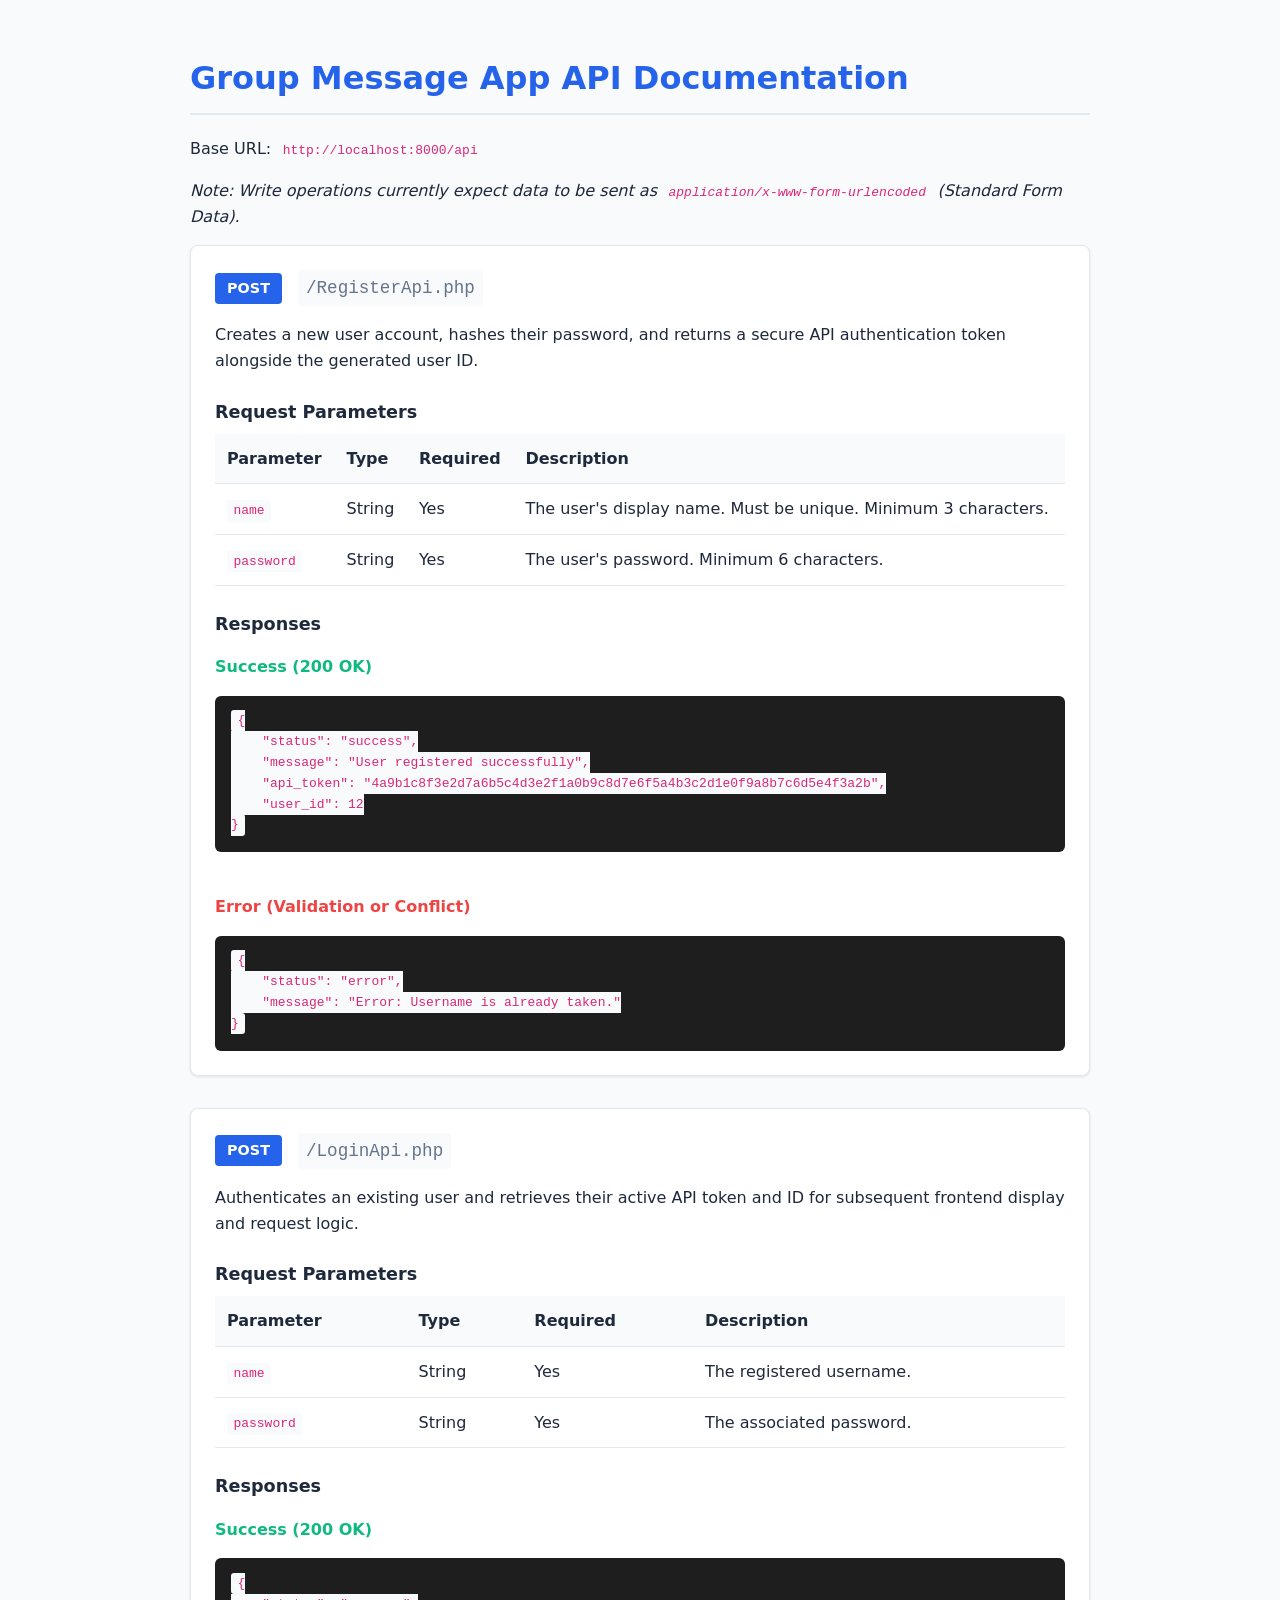
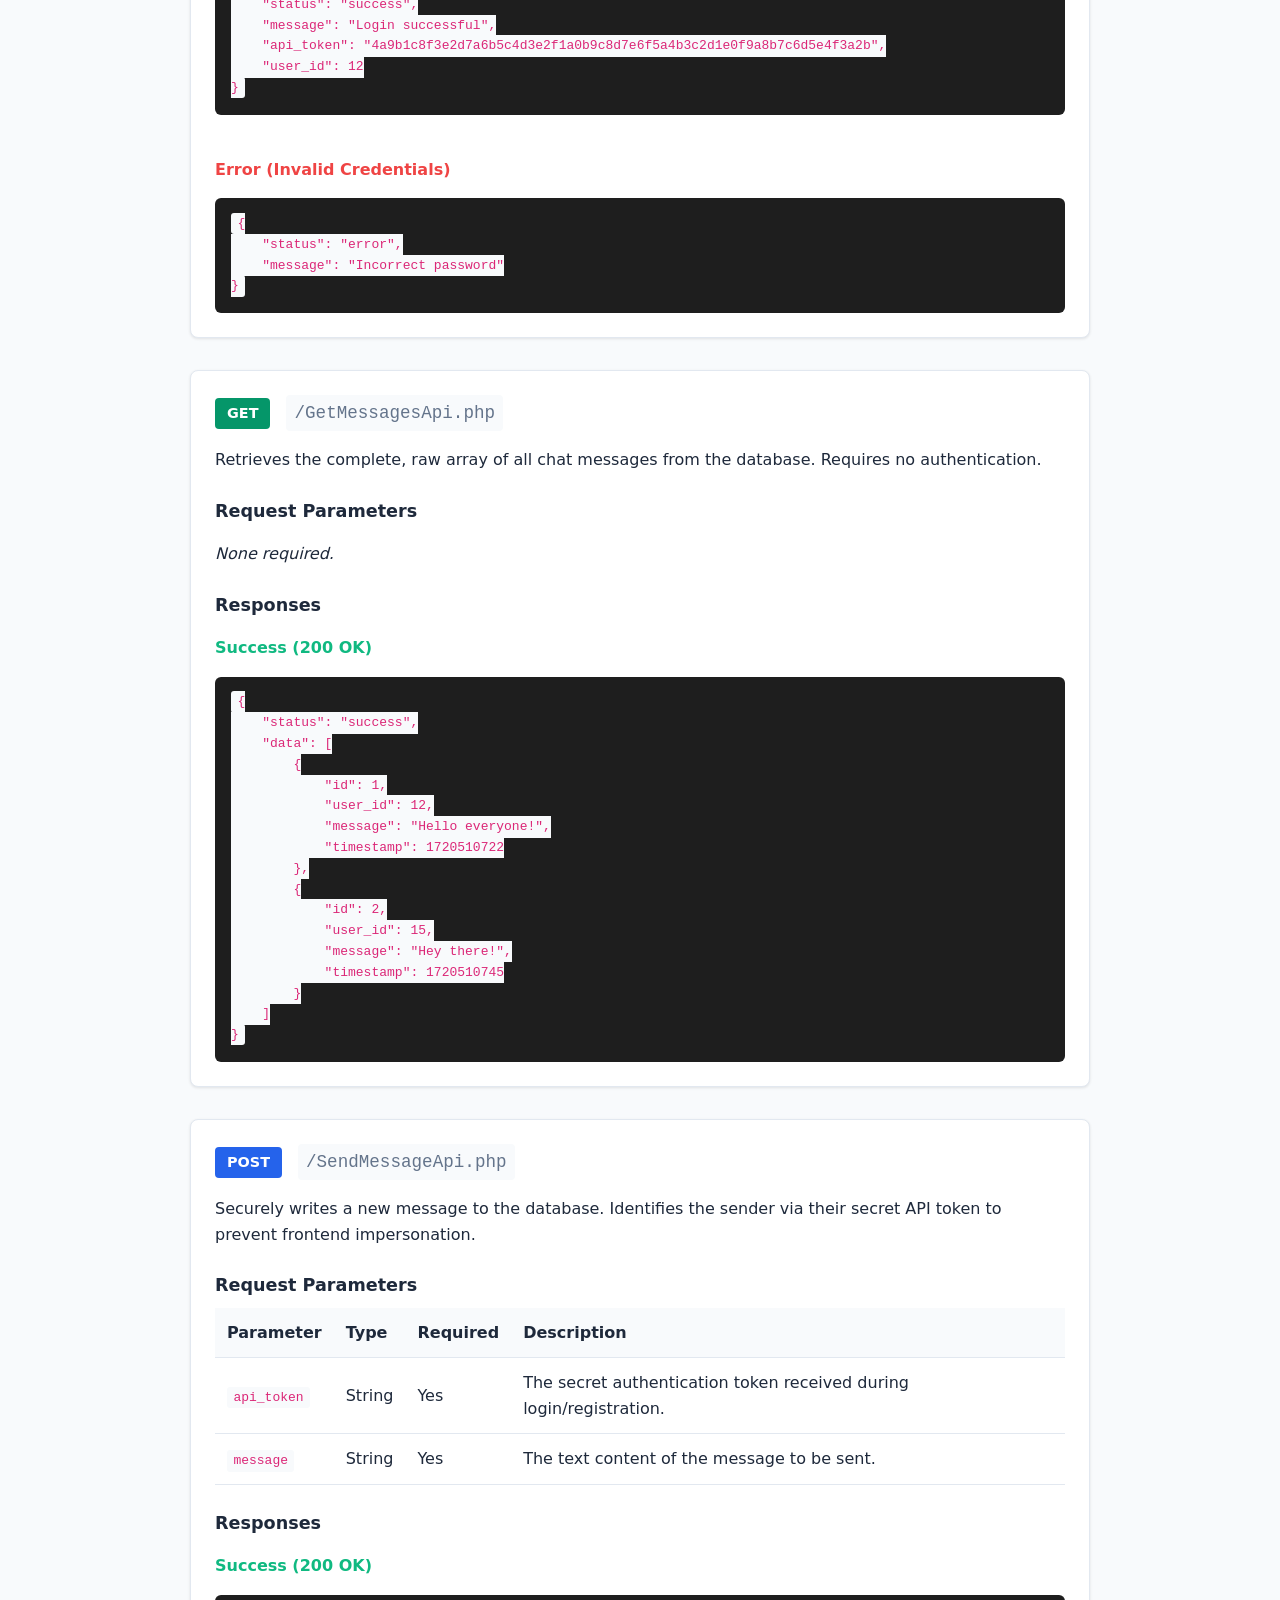
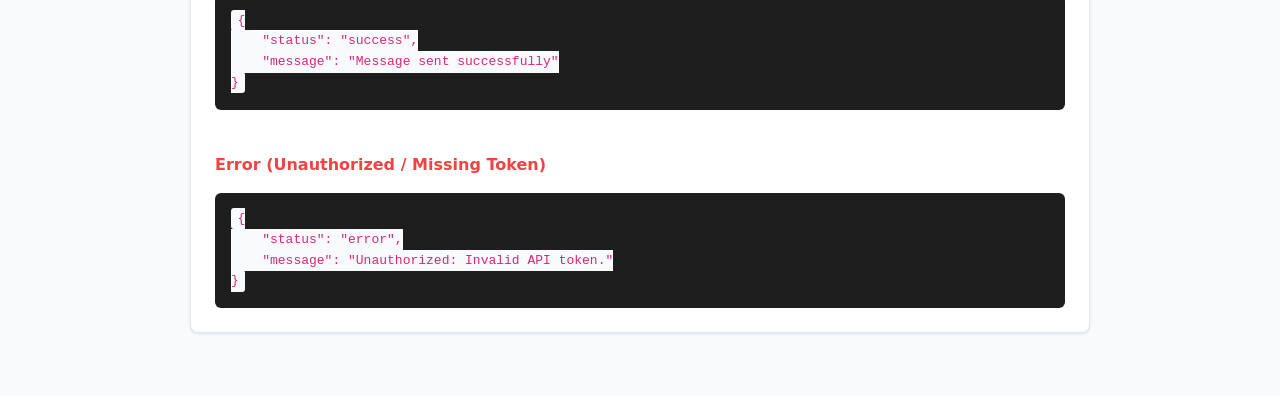
<file: backend/group_message_app/index.html>
<!doctype html>
<html lang="en">
  <head>
    <meta charset="UTF-8" />
    <meta name="viewport" content="width=device-width, initial-scale=1.0" />
    <title>Group Message App - API Documentation</title>
    <style>
      :root {
        --primary-color: #2563eb;
        --bg-color: #f8fafc;
        --card-bg: #ffffff;
        --text-main: #1e293b;
        --text-muted: #64748b;
        --border-color: #e2e8f0;
        --code-bg: #1e1e1e;
        --success: #10b981;
        --error: #ef4444;
      }

      body {
        font-family:
          system-ui,
          -apple-system,
          sans-serif;
        line-height: 1.6;
        color: var(--text-main);
        background-color: var(--bg-color);
        margin: 0;
        padding: 2rem;
      }

      .container {
        max-width: 900px;
        margin: 0 auto;
      }

      h1 {
        color: var(--primary-color);
        border-bottom: 2px solid var(--border-color);
        padding-bottom: 0.5rem;
      }

      .endpoint-card {
        background: var(--card-bg);
        border: 1px solid var(--border-color);
        border-radius: 8px;
        padding: 1.5rem;
        margin-bottom: 2rem;
        box-shadow: 0 1px 3px rgba(0, 0, 0, 0.1);
      }

      .endpoint-header {
        display: flex;
        align-items: center;
        gap: 1rem;
        margin-bottom: 1rem;
      }

      .method-badge {
        background-color: var(--primary-color);
        color: white;
        padding: 0.25rem 0.75rem;
        border-radius: 4px;
        font-weight: bold;
        font-size: 0.9rem;
      }

      .method-badge.get {
        background-color: #059669;
      }

      .url {
        font-family: monospace;
        font-size: 1.1rem;
        color: var(--text-muted);
        background: var(--bg-color);
        padding: 0.25rem 0.5rem;
        border-radius: 4px;
      }

      h3 {
        margin-top: 1.5rem;
        margin-bottom: 0.5rem;
        font-size: 1.1rem;
      }

      table {
        width: 100%;
        border-collapse: collapse;
        margin-bottom: 1rem;
      }

      th,
      td {
        text-align: left;
        padding: 0.75rem;
        border-bottom: 1px solid var(--border-color);
      }

      th {
        background-color: var(--bg-color);
        font-weight: 600;
      }

      code {
        font-family: monospace;
        background-color: var(--bg-color);
        padding: 0.2rem 0.4rem;
        border-radius: 3px;
        color: #db2777;
      }

      pre {
        background-color: var(--code-bg);
        color: #d4d4d4;
        padding: 1rem;
        border-radius: 6px;
        overflow-x: auto;
        margin: 0;
      }

      .status-success {
        color: var(--success);
        font-weight: bold;
      }
      .status-error {
        color: var(--error);
        font-weight: bold;
      }
    </style>
  </head>
  <body>
    <div class="container">
      <h1>Group Message App API Documentation</h1>
      <p>Base URL: <code>http://localhost:8000/api</code></p>
      <p>
        <em
          >Note: Write operations currently expect data to be sent as
          <code>application/x-www-form-urlencoded</code> (Standard Form
          Data).</em
        >
      </p>

      <div class="endpoint-card">
        <div class="endpoint-header">
          <span class="method-badge">POST</span>
          <span class="url">/RegisterApi.php</span>
        </div>
        <p>
          Creates a new user account, hashes their password, and returns a
          secure API authentication token alongside the generated user ID.
        </p>

        <h3>Request Parameters</h3>
        <table>
          <thead>
            <tr>
              <th>Parameter</th>
              <th>Type</th>
              <th>Required</th>
              <th>Description</th>
            </tr>
          </thead>
          <tbody>
            <tr>
              <td><code>name</code></td>
              <td>String</td>
              <td>Yes</td>
              <td>
                The user's display name. Must be unique. Minimum 3 characters.
              </td>
            </tr>
            <tr>
              <td><code>password</code></td>
              <td>String</td>
              <td>Yes</td>
              <td>The user's password. Minimum 6 characters.</td>
            </tr>
          </tbody>
        </table>

        <h3>Responses</h3>

        <p><span class="status-success">Success (200 OK)</span></p>
        <pre><code>{
    "status": "success",
    "message": "User registered successfully",
    "api_token": "4a9b1c8f3e2d7a6b5c4d3e2f1a0b9c8d7e6f5a4b3c2d1e0f9a8b7c6d5e4f3a2b",
    "user_id": 12
}</code></pre>

        <br />
        <p><span class="status-error">Error (Validation or Conflict)</span></p>
        <pre><code>{
    "status": "error",
    "message": "Error: Username is already taken."
}</code></pre>
      </div>

      <div class="endpoint-card">
        <div class="endpoint-header">
          <span class="method-badge">POST</span>
          <span class="url">/LoginApi.php</span>
        </div>
        <p>
          Authenticates an existing user and retrieves their active API token
          and ID for subsequent frontend display and request logic.
        </p>

        <h3>Request Parameters</h3>
        <table>
          <thead>
            <tr>
              <th>Parameter</th>
              <th>Type</th>
              <th>Required</th>
              <th>Description</th>
            </tr>
          </thead>
          <tbody>
            <tr>
              <td><code>name</code></td>
              <td>String</td>
              <td>Yes</td>
              <td>The registered username.</td>
            </tr>
            <tr>
              <td><code>password</code></td>
              <td>String</td>
              <td>Yes</td>
              <td>The associated password.</td>
            </tr>
          </tbody>
        </table>

        <h3>Responses</h3>

        <p><span class="status-success">Success (200 OK)</span></p>
        <pre><code>{
    "status": "success",
    "message": "Login successful",
    "api_token": "4a9b1c8f3e2d7a6b5c4d3e2f1a0b9c8d7e6f5a4b3c2d1e0f9a8b7c6d5e4f3a2b",
    "user_id": 12
}</code></pre>

        <br />
        <p><span class="status-error">Error (Invalid Credentials)</span></p>
        <pre><code>{
    "status": "error",
    "message": "Incorrect password"
}</code></pre>
      </div>

      <div class="endpoint-card">
        <div class="endpoint-header">
          <span class="method-badge get">GET</span>
          <span class="url">/GetMessagesApi.php</span>
        </div>
        <p>
          Retrieves the complete, raw array of all chat messages from the
          database. Requires no authentication.
        </p>

        <h3>Request Parameters</h3>
        <p><em>None required.</em></p>

        <h3>Responses</h3>

        <p><span class="status-success">Success (200 OK)</span></p>
        <pre><code>{
    "status": "success",
    "data": [
        {
            "id": 1,
            "user_id": 12,
            "message": "Hello everyone!",
            "timestamp": 1720510722
        },
        {
            "id": 2,
            "user_id": 15,
            "message": "Hey there!",
            "timestamp": 1720510745
        }
    ]
}</code></pre>
      </div>

      <div class="endpoint-card">
        <div class="endpoint-header">
          <span class="method-badge">POST</span>
          <span class="url">/SendMessageApi.php</span>
        </div>
        <p>
          Securely writes a new message to the database. Identifies the sender
          via their secret API token to prevent frontend impersonation.
        </p>

        <h3>Request Parameters</h3>
        <table>
          <thead>
            <tr>
              <th>Parameter</th>
              <th>Type</th>
              <th>Required</th>
              <th>Description</th>
            </tr>
          </thead>
          <tbody>
            <tr>
              <td><code>api_token</code></td>
              <td>String</td>
              <td>Yes</td>
              <td>
                The secret authentication token received during
                login/registration.
              </td>
            </tr>
            <tr>
              <td><code>message</code></td>
              <td>String</td>
              <td>Yes</td>
              <td>The text content of the message to be sent.</td>
            </tr>
          </tbody>
        </table>

        <h3>Responses</h3>

        <p><span class="status-success">Success (200 OK)</span></p>
        <pre><code>{
    "status": "success",
    "message": "Message sent successfully"
}</code></pre>

        <br />
        <p>
          <span class="status-error">Error (Unauthorized / Missing Token)</span>
        </p>
        <pre><code>{
    "status": "error",
    "message": "Unauthorized: Invalid API token."
}</code></pre>
      </div>
    </div>
  </body>
</html>
</file>
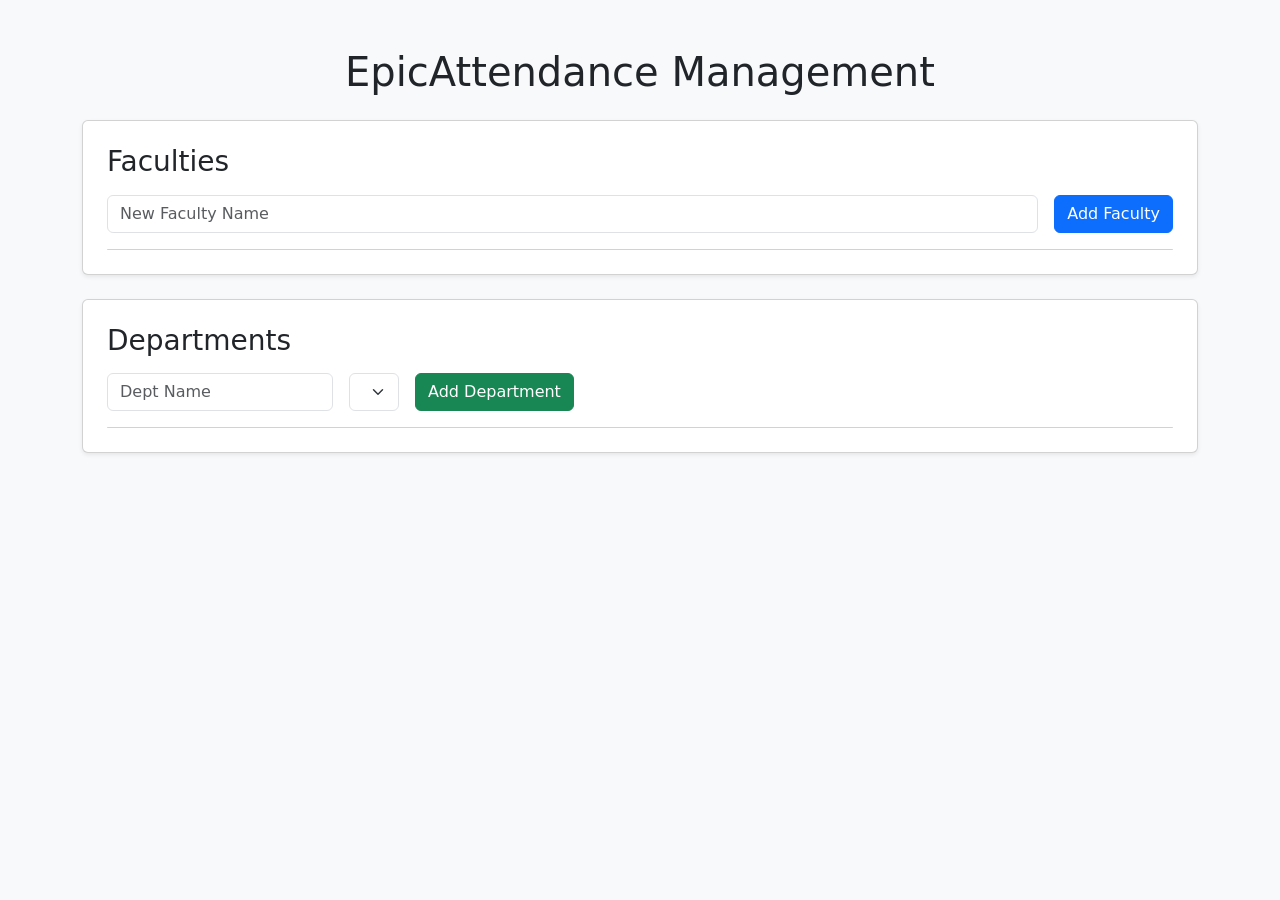
<file: frontend/harry/epic_attendance/index.html>
<!DOCTYPE html>
<html lang="en">

<head>
    <meta charset="UTF-8">
    <meta name="viewport" content="width=device-width, initial-scale=1.0">
    <title>EpicAttendance</title>
    <!-- Bootstrap 5 CSS -->
    <link href="https://cdn.jsdelivr.net/npm/bootstrap@5.3.0/dist/css/bootstrap.min.css" rel="stylesheet">
    <style>
        .loader {
            display: none;
            position: fixed;
            top: 20px;
            right: 20px;
            z-index: 9999;
        }
    </style>
</head>

<body class="bg-light">

    <!-- Loader -->
    <div id="loader" class="spinner-border text-primary loader" role="status">
        <span class="visually-hidden">Loading...</span>
    </div>

    <div class="container mt-5">
        <h1 class="mb-4 text-center">EpicAttendance Management</h1>

        <!-- Faculty Section -->
        <section class="card p-4 mb-4 shadow-sm">
            <h3 class="mb-3">Faculties</h3>
            <form id="facultyForm" class="row g-3 mb-3">
                <div class="col-auto flex-grow-1">
                    <input type="text" id="facultyName" class="form-control" placeholder="New Faculty Name" required>
                </div>
                <div class="col-auto">
                    <button type="submit" class="btn btn-primary">Add Faculty</button>
                </div>
            </form>
            <ul id="facultyList" class="list-group"></ul>
        </section>

        <!-- Department Section -->
        <section class="card p-4 shadow-sm">
            <h3 class="mb-3">Departments</h3>
            <form id="deptForm" class="row g-3 mb-3">
                <div class="col-auto">
                    <input type="text" id="deptName" class="form-control" placeholder="Dept Name" required>
                </div>
                <div class="col-auto">
                    <select id="facultySelect" class="form-select" required></select>
                </div>
                <div class="col-auto">
                    <button type="submit" class="btn btn-success">Add Department</button>
                </div>
            </form>
            <ul id="deptList" class="list-group"></ul>
        </section>
    </div>

    <!-- Edit Modal -->
    <div class="modal fade" id="editModal" tabindex="-1" aria-hidden="true">
        <div class="modal-dialog">
            <div class="modal-content">
                <div class="modal-header">
                    <h5 class="modal-title">Edit Item</h5>
                    <button type="button" class="btn-close" data-bs-dismiss="modal"></button>
                </div>
                <div class="modal-body">
                    <input type="hidden" id="editId">
                    <input type="hidden" id="editType">
                    <input type="hidden" id="editFacultyId">
                    <div class="mb-3">
                        <label class="form-label">Name</label>
                        <input type="text" id="editName" class="form-control">
                    </div>
                </div>
                <div class="modal-footer">
                    <button type="button" class="btn btn-secondary" data-bs-dismiss="modal">Close</button>
                    <button type="button" class="btn btn-primary" onclick="submitEdit()">Save Changes</button>
                </div>
            </div>
        </div>
    </div>

    <!-- Bootstrap Bundle JS -->
    <script src="https://cdn.jsdelivr.net/npm/bootstrap@5.3.0/dist/js/bootstrap.bundle.min.js"></script>

    <!-- Your App Logic -->
    <script src="app.js"></script>
</body>

</html>
</file>
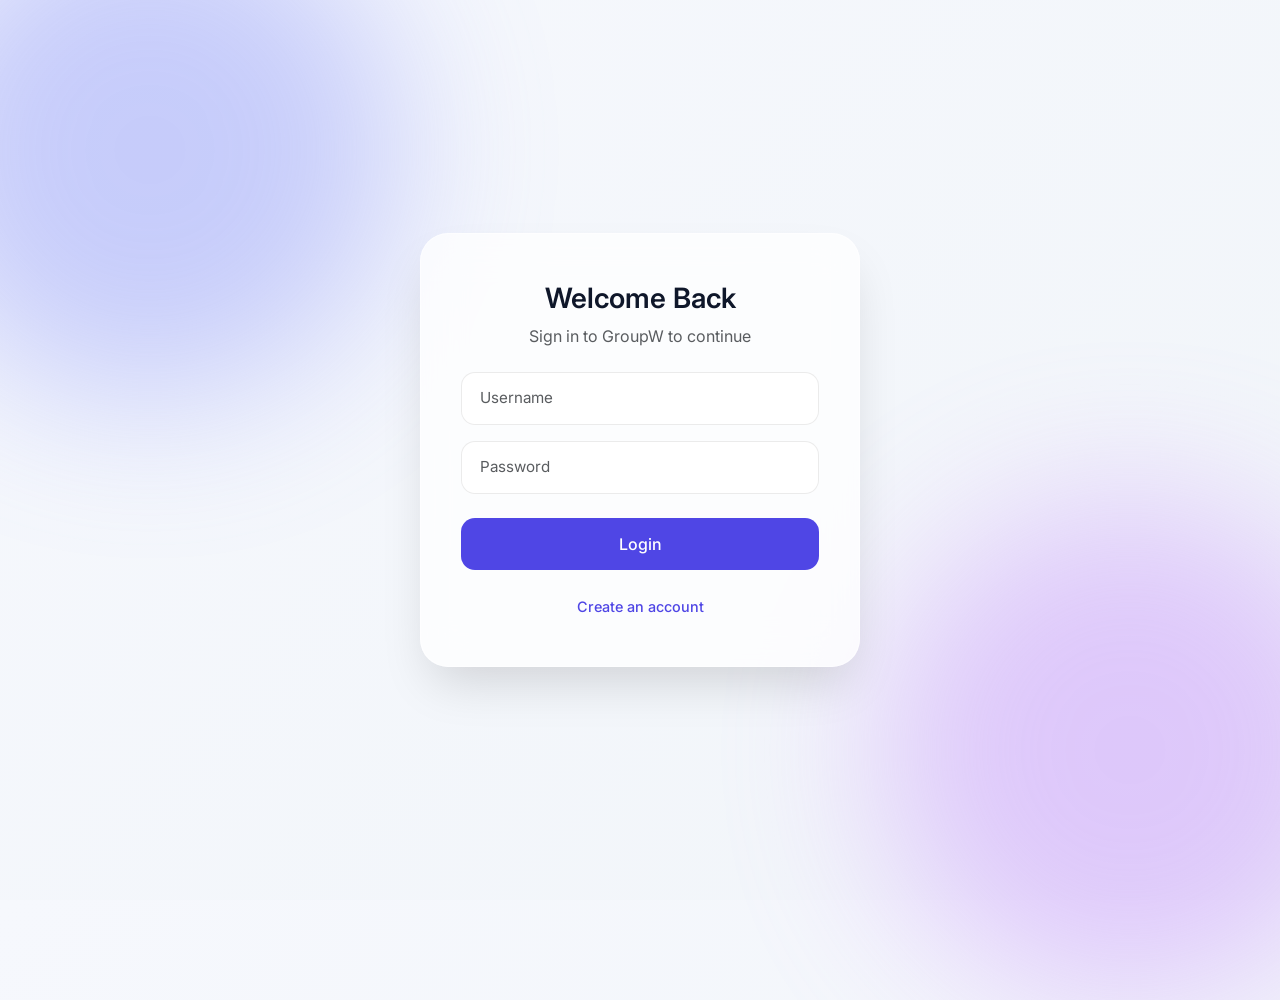
<file: frontend/harry/group_message_app/index.html>
<!doctype html>
<html lang="en">
  <head>
    <meta charset="UTF-8" />
    <meta name="viewport" content="width=device-width, initial-scale=1.0" />
    <title>GroupW Messenger Premium</title>
    <link href="./bootstrap/bootstrap.min.css" rel="stylesheet" />
    <link href="https://fonts.googleapis.com/css2?family=Inter:wght@400;500;600&display=swap" rel="stylesheet" />

    <style>
      :root {
        --primary: #4f46e5;
        --primary-hover: #4338ca;
        --bg-gradient: linear-gradient(135deg, #f6f8fd 0%, #f1f5f9 100%);
        --glass-bg: rgba(255, 255, 255, 0.75);
        --glass-border: rgba(255, 255, 255, 0.5);
        --text-main: #0f172a;
        --text-muted: #64748b;
        --bubble-them: #ffffff;
      }

      body {
        background: var(--bg-gradient);
        font-family: "Inter", sans-serif;
        height: 100vh;
        display: flex;
        align-items: center;
        justify-content: center;
        margin: 0;
        overflow: hidden;
      }

      body::before, body::after {
        content: "";
        position: absolute;
        width: 500px;
        height: 500px;
        border-radius: 50%;
        z-index: -1;
        filter: blur(80px);
        opacity: 0.4;
      }
      body::before { background: #818cf8; top: -100px; left: -100px; }
      body::after { background: #c084fc; bottom: -100px; right: -100px; }

      .card {
        border: 1px solid var(--glass-border);
        border-radius: 28px;
        box-shadow: 0 25px 50px -12px rgba(0, 0, 0, 0.15);
        width: 100%;
        max-width: 440px;
        background: var(--glass-bg);
        backdrop-filter: blur(20px);
        -webkit-backdrop-filter: blur(20px);
      }

      .d-none { display: none !important; }

      /* Auth View */
      #auth-view { padding: 3rem 2.5rem; }
      #auth-title { font-weight: 600; color: var(--text-main); margin-bottom: 0.5rem; font-size: 1.75rem; }

      .form-control {
        border-radius: 14px;
        padding: 14px 18px;
        border: 1px solid rgba(0, 0, 0, 0.08);
        background: rgba(255, 255, 255, 0.9);
        font-size: 0.95rem;
        transition: all 0.3s;
      }

      .form-control:focus {
        box-shadow: 0 0 0 4px rgba(79, 70, 229, 0.15);
        border-color: var(--primary);
        background: #ffffff;
      }

      .btn-primary {
        background-color: var(--primary);
        border: none;
        border-radius: 14px;
        padding: 14px;
        font-weight: 500;
        transition: all 0.2s ease;
      }
      .btn-primary:hover { background-color: var(--primary-hover); transform: translateY(-1px); }

      /* Chat View */
      #chat-view {
        max-width: 700px;
        height: 90vh;
        display: flex;
        flex-direction: column;
        padding: 0;
        overflow: hidden;
      }

      .chat-header {
        padding: 20px 30px;
        border-bottom: 1px solid rgba(0, 0, 0, 0.05);
        display: flex;
        justify-content: space-between;
        align-items: center;
        background: rgba(255, 255, 255, 0.4);
      }

      .chat-header h5 { margin: 0; font-weight: 600; font-size: 1.2rem; letter-spacing: -0.5px; }

      .btn-logout {
        color: #ef4444;
        background: rgba(239, 68, 68, 0.1);
        border: none;
        border-radius: 10px;
        padding: 8px 16px;
        font-size: 0.85rem;
        font-weight: 600;
        transition: all 0.2s;
      }
      .btn-logout:hover { background: #ef4444; color: white; }

      /* Message Area */
      #message-container {
        flex: 1;
        overflow-y: auto;
        padding: 30px;
        display: flex;
        flex-direction: column;
        gap: 16px;
      }
      #message-container::-webkit-scrollbar { width: 6px; }
      #message-container::-webkit-scrollbar-thumb { background: rgba(0, 0, 0, 0.15); border-radius: 10px; }

      @keyframes slideUpFade {
        from { opacity: 0; transform: translateY(15px); }
        to { opacity: 1; transform: translateY(0); }
      }
      .slide-in { animation: slideUpFade 0.4s cubic-bezier(0.16, 1, 0.3, 1) forwards; }

      .msg-wrapper { display: flex; flex-direction: column; max-width: 75%; }
      .msg-wrapper.them { align-self: flex-start; }
      .msg-wrapper.me { align-self: flex-end; align-items: flex-end; }

      .msg-metadata { font-size: 0.75rem; color: var(--text-muted); margin-bottom: 6px; padding: 0 6px; font-weight: 500; }

      .msg-bubble {
        padding: 14px 18px;
        font-size: 0.95rem;
        line-height: 1.5;
        box-shadow: 0 4px 15px rgba(0, 0, 0, 0.03);
        border: 1px solid rgba(255, 255, 255, 0.4);
        word-wrap: break-word;
        overflow-wrap: break-word;
      }
      .them .msg-bubble { background: var(--bubble-them); color: var(--text-main); border-radius: 20px 20px 20px 4px; }
      .me .msg-bubble { background: var(--primary); color: white; border-radius: 20px 20px 4px 20px; border: none; box-shadow: 0 4px 15px rgba(79, 70, 229, 0.25); }
      
      .temp-msg .msg-bubble { opacity: 0.7; }

      /* Actions UI */
      .msg-actions {
        display: flex;
        gap: 8px;
        margin-top: 4px;
        font-size: 0.75rem;
        opacity: 0;
        transition: opacity 0.2s;
        justify-content: flex-end;
      }
      .msg-wrapper:hover .msg-actions { opacity: 1; }

      .edit-btn {
        background: transparent !important;
        border: none !important;
        color: var(--primary) !important;
        cursor: pointer;
        padding: 0 5px;
        font-weight: 600;
        font-size: 0.8rem;
        outline: none !important;
        box-shadow: none !important;
      }
      .edit-btn:hover { text-decoration: underline; color: var(--primary-hover) !important; }

      /* --- Reactions UI --- */
      .reaction-bar {
        display: flex;
        flex-wrap: wrap;
        gap: 4px;
        margin-top: -8px;
        margin-bottom: 8px;
        z-index: 2;
      }
      .reaction-bar.me { justify-content: flex-end; }
      .reaction-bar.them { justify-content: flex-start; }

      .reaction-badge {
        background: rgba(255, 255, 255, 0.9);
        border: 1px solid var(--glass-border);
        border-radius: 12px;
        padding: 2px 8px;
        font-size: 0.75rem;
        cursor: pointer;
        box-shadow: 0 2px 5px rgba(0,0,0,0.05);
        transition: transform 0.1s;
      }
      .reaction-badge:active { transform: scale(0.9); }
      .reaction-badge.active-reaction {
        background: #e0e7ff;
        border-color: var(--primary);
        color: var(--primary);
      }

      /* Reaction Popup Menu */
      #emoji-picker {
        position: absolute;
        background: white;
        border-radius: 20px;
        padding: 8px 12px;
        box-shadow: 0 10px 25px rgba(0,0,0,0.15);
        display: flex;
        gap: 8px;
        z-index: 1000;
        border: 1px solid rgba(0,0,0,0.05);
      }
      .emoji-option {
        font-size: 1.25rem;
        cursor: pointer;
        transition: transform 0.2s;
      }
      .emoji-option:hover { transform: scale(1.3); }

      /* Input Area */
      .chat-footer { padding: 20px 30px; background: transparent; padding-bottom: 30px; }
      #chat-form {
        display: flex;
        gap: 12px;
        background: white;
        padding: 8px;
        border-radius: 20px;
        box-shadow: 0 10px 25px rgba(0, 0, 0, 0.05);
        border: 1px solid rgba(0, 0, 0, 0.05);
      }
      #message-input { border: none; background: transparent; padding: 10px 16px; font-size: 0.95rem; }
      #message-input:focus { box-shadow: none; background: transparent; }
      #send-btn { border-radius: 14px; padding: 10px 24px; font-weight: 600; }

      /* --- Custom Edit Modal --- */
      #custom-edit-modal {
        position: fixed;
        top: 0;
        left: 0;
        width: 100vw;
        height: 100vh;
        z-index: 1000;
        display: flex;
        align-items: center;
        justify-content: center;
      }
      .modal-overlay {
        position: absolute;
        top: 0;
        left: 0;
        width: 100%;
        height: 100%;
        background: rgba(0, 0, 0, 0.4);
        backdrop-filter: blur(5px);
        -webkit-backdrop-filter: blur(5px);
      }
      .modal-box {
        position: relative;
        z-index: 1001;
        padding: 25px;
        width: 90%;
        max-width: 420px;
        animation: slideUpFade 0.3s cubic-bezier(0.16, 1, 0.3, 1);
      }
    </style>
  </head>
  <body>
    <!-- AUTH VIEW -->
    <div id="auth-view" class="card">
      <h3 id="auth-title" class="text-center">Welcome Back</h3>
      <p id="auth-subtitle" class="text-center text-muted mb-4">Sign in to GroupW to continue</p>
      
      <form id="auth-form">
        <!-- Username Field -->
        <div class="mb-3">
          <input type="text" id="username" class="form-control" placeholder="Username" required autocomplete="off" />
        </div>
        
        <!-- Email Field (Hidden by default) -->
        <div class="mb-3 d-none" id="email-group">
          <input type="email" id="email" class="form-control" placeholder="Email Address" autocomplete="off" />
        </div>
        
        <!-- Password Field -->
        <div class="mb-4">
          <input type="password" id="password" class="form-control" placeholder="Password" required />
        </div>
        
        <div id="auth-error" class="alert alert-danger d-none p-2 text-center" style="font-size: 0.85rem; border-radius: 10px"></div>
        
        <!-- Submit Button -->
        <button type="submit" id="auth-btn" class="btn btn-primary w-100 d-flex justify-content-center align-items-center gap-2">
          <span id="auth-btn-text">Login</span>
          <span id="auth-spinner" class="spinner-border spinner-border-sm d-none" role="status" aria-hidden="true"></span>
        </button>
      </form>
      
      <p class="text-center mt-4 mb-0">
        <a href="#" id="toggle-auth" class="text-decoration-none" style="color: var(--primary); font-weight: 500; font-size: 0.9rem">Create an account</a>
      </p>
    </div>

    <!-- CHAT VIEW -->
    <div id="chat-view" class="card d-none">
      <div class="chat-header">
        <div>
          <h5>GroupW Global</h5>
          <small class="text-muted" style="font-size: 0.8rem; font-weight: 500">Public room</small>
        </div>
        <button id="logout-btn" class="btn-logout d-flex align-items-center gap-2">
          <span>Logout</span>
          <span id="logout-spinner" class="spinner-border spinner-border-sm d-none" role="status" aria-hidden="true"></span>
        </button>
      </div>

      <div id="message-container">
        <div id="fetch-loader" class="d-none w-100 h-100 d-flex justify-content-center align-items-center text-primary">
          <div class="spinner-border" role="status"><span class="visually-hidden">Loading...</span></div>
        </div>
      </div>

      <div class="chat-footer">
        <form id="chat-form">
          <input type="text" id="message-input" class="form-control flex-grow-1" placeholder="Type your message..." required autocomplete="off" />
          <button type="submit" id="send-btn" class="btn btn-primary d-flex align-items-center gap-2">
            <span id="send-btn-text">Send</span>
            <span id="send-spinner" class="spinner-border spinner-border-sm d-none" role="status" aria-hidden="true"></span>
          </button>
        </form>
      </div>
    </div>

    <!-- EDIT MESSAGE DIALOG -->
    <div id="custom-edit-modal" class="d-none">
      <div class="modal-overlay" id="close-modal-overlay"></div>
      <div class="modal-box card">
        <h5 style="margin-bottom: 15px; font-weight: 600; color: var(--text-main);">Edit Message</h5>
        <input type="hidden" id="edit-msg-id" />
        <textarea id="edit-msg-input" class="form-control" rows="3" style="resize: none; margin-bottom: 15px; color: #000; background: #fff; border: 1px solid #ddd;"></textarea>
        <div style="display: flex; justify-content: flex-end; gap: 10px;">
          <button class="btn" id="close-modal-btn" style="background: #e2e8f0; color: #475569; font-weight: 500; border-radius: 12px; padding: 10px 20px;">Cancel</button>
          <button class="btn btn-primary" id="save-modal-btn" style="border-radius: 12px; padding: 10px 20px;">Save Changes</button>
        </div>
      </div>
    </div>

    <!-- EMOJI PICKER -->
    <div id="emoji-picker" class="d-none">
      <span class="emoji-option">👍</span>
      <span class="emoji-option">❤️</span>
      <span class="emoji-option">😂</span>
      <span class="emoji-option">😮</span>
      <span class="emoji-option">😢</span>
      <span class="emoji-option">🔥</span>
    </div>

    <script src="script.js"></script>
  </body>
</html>
</file>
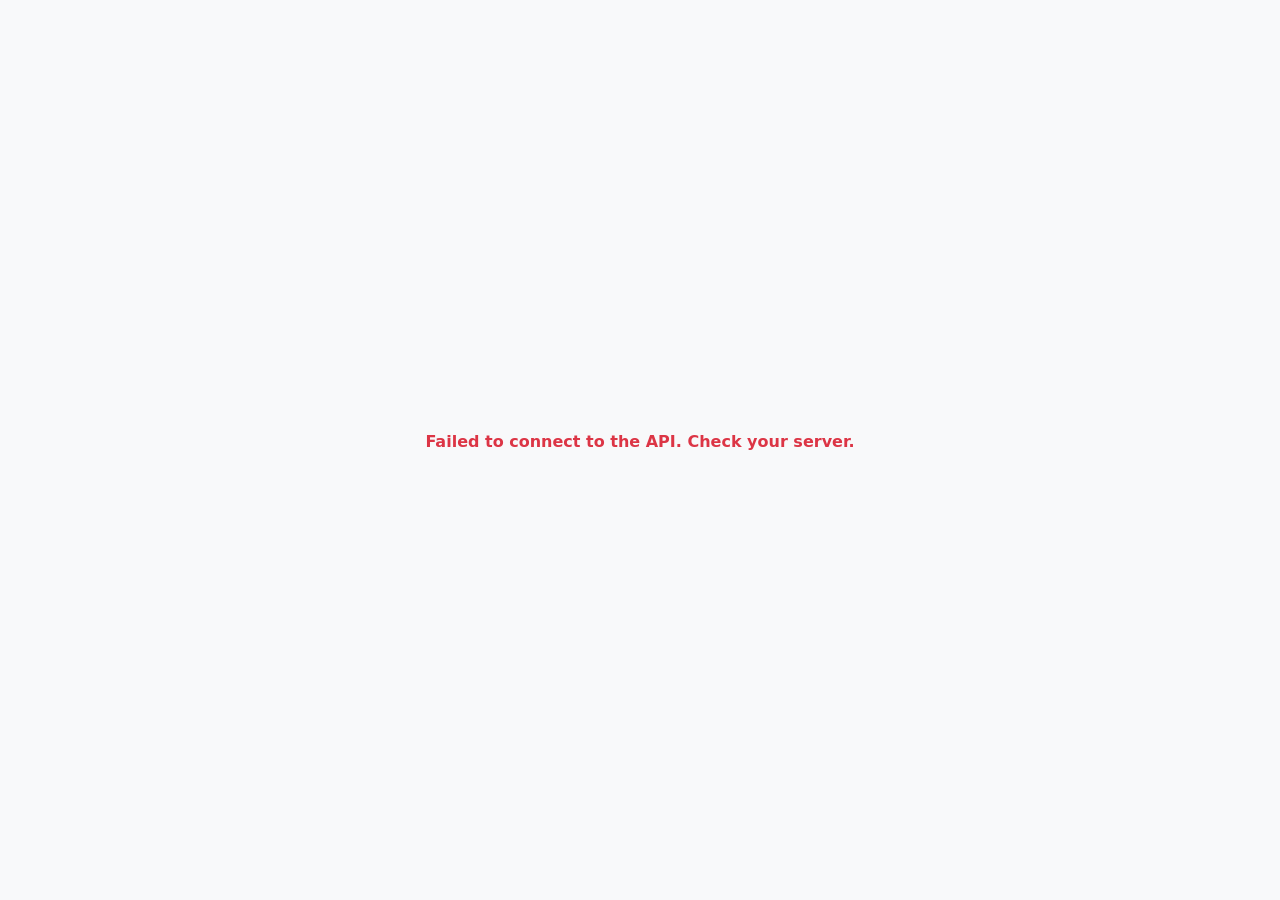
<file: frontend/harry/epic_attendance/department.html>
<!DOCTYPE html>
<html lang="en">

<head>
    <meta charset="UTF-8">
    <meta name="viewport" content="width=device-width, initial-scale=1.0">
    <title>Manage Departments</title>

    <!-- IMMEDIATE AUTHENTICATION CHECK -->
    <script>
      if (!localStorage.getItem("user_token")) {
        window.location.replace("login.html");
      }
    </script>

    <!-- Standard Bootstrap 5 CSS -->
    <link href="../group_message_app/bootstrap/bootstrap.min.css" rel="stylesheet">
    <style>
        body {
            background-color: #f8f9fa;
            font-family: system-ui, -apple-system, "Segoe UI", Roboto, "Helvetica Neue", Arial, sans-serif;
        }

        .sidebar {
            min-height: 100vh;
            background-color: #212529;
        }

        .sidebar a {
            color: #adb5bd;
            text-decoration: none;
            padding: 10px 15px;
            display: block;
            border-radius: 4px;
            margin-bottom: 5px;
        }

        .sidebar a:hover,
        .sidebar a.active {
            background-color: #343a40;
            color: #ffffff;
        }

        .card {
            border: none;
            box-shadow: 0 2px 15px rgba(0, 0, 0, 0.05);
            border-radius: 8px;
        }
    </style>
</head>

<body>
    <div class="d-flex">
        <!-- Sidebar Navigation -->
        <div class="sidebar p-3" style="width: 250px;">
            <h5 class="text-white mb-4 fw-bold">Admin Portal</h5>
            <a href="faculty.html">Faculties</a>
            <a href="department.html" class="active">Departments</a>
            <a href="users.html">Users</a>
            <hr class="text-secondary">
            <a href="#" onclick="logout()" class="text-danger">Logout</a>
        </div>

        <!-- Main Content Area -->
        <div class="flex-grow-1 p-4 p-md-5">
            <div class="d-flex justify-content-between align-items-center mb-4">
                <h3 class="fw-bold text-dark m-0">Departments</h3>
                <button class="btn btn-primary shadow-sm" onclick="openModal('', '', '')">+ Add Department</button>
            </div>

            <div id="alertBox"></div>

            <!-- Data Table -->
            <div class="card p-4">
                <div class="table-responsive">
                    <table class="table table-hover align-middle">
                        <thead class="table-light">
                            <tr>
                                <th>ID</th>
                                <th>Department Name</th>
                                <th>Faculty ID</th>
                                <th class="text-end">Actions</th>
                            </tr>
                        </thead>
                        <tbody id="tableBody">
                            <tr>
                                <td colspan="4" class="text-center text-muted py-4">Loading data...</td>
                            </tr>
                        </tbody>
                    </table>
                </div>
            </div>
        </div>
    </div>

    <!-- Add/Edit Department Modal -->
    <div class="modal fade" id="dataModal" tabindex="-1">
        <div class="modal-dialog modal-dialog-centered">
            <div class="modal-content border-0 shadow">
                <div class="modal-header border-bottom-0">
                    <h5 class="modal-title fw-bold" id="modalTitle">Add Department</h5>
                    <button type="button" class="btn-close" data-bs-dismiss="modal"></button>
                </div>
                <div class="modal-body">
                    <form id="dataForm">
                        <input type="hidden" id="department_id">

                        <div class="mb-3">
                            <label class="form-label fw-semibold">Select Faculty</label>
                            <select id="faculty_id" class="form-select bg-light" required>
                                <option value="">Loading faculties...</option>
                            </select>
                        </div>

                        <div class="mb-4">
                            <label class="form-label fw-semibold">Department Name</label>
                            <input type="text" id="name" class="form-control bg-light" required
                                placeholder="e.g. Software Engineering">
                        </div>

                        <button type="submit" class="btn btn-primary w-100 py-2 fw-semibold">Save Department</button>
                    </form>
                </div>
            </div>
        </div>
    </div>

    <script src="../group_message_app/bootstrap/js/bootstrap.bundle.js"></script>
    <script>
        var baseUrl = 'http://localhost:8000/api/';
        var bootstrapModal = new bootstrap.Modal(document.getElementById('dataModal'));

        // Helper to get headers
        function getHeaders(isJson) {
            var headers = {};
            // Updated to user_token
            var token = localStorage.getItem('user_token');
            if (token) {
                headers['Authorization'] = 'Bearer ' + token;
            }
            if (isJson) {
                headers['Content-Type'] = 'application/json';
            }
            return headers;
        }

        function showAlert(message, type) {
            var alertBox = document.getElementById('alertBox');
            alertBox.innerHTML = '<div class="alert alert-' + type + ' alert-dismissible shadow-sm">' + message +
                '<button type="button" class="btn-close" data-bs-dismiss="alert"></button></div>';
        }

        // UPDATED LOGOUT LOGIC: Safely releases the 1-Device-Per-User lock
        async function logout() {
          var token = localStorage.getItem("user_token");
          if (token) {
            var formData = new FormData();
            formData.append("token", token);
            try {
              await fetch(baseUrl + "LogoutUser.php", {
                method: "POST",
                body: formData
              });
            } catch (e) {
              console.error("Logout API failed, continuing local clear.");
            }
          }
          localStorage.removeItem("user_token");
          window.location.replace("login.html");
        }

        // Fetch faculties for the dropdown menu
        async function loadFaculties() {
            try {
                var response = await fetch(baseUrl + 'GetFaculty.php', { method: 'GET', headers: getHeaders(false) });
                
                if (response.status === 401) {
                    logout();
                    return;
                }

                var result = await response.json();
                var select = document.getElementById('faculty_id');

                select.innerHTML = '<option value="">Select a Faculty...</option>';

                if (result.status === 'success' && result.data) {
                    for (var i = 0; i < result.data.length; i++) {
                        var faculty = result.data[i];
                        var option = document.createElement('option');
                        option.value = faculty.faculty_id;
                        option.text = faculty.name;
                        select.appendChild(option);
                    }
                }
            } catch (error) {
                console.error('Faculty fetch error:', error);
                document.getElementById('faculty_id').innerHTML = '<option value="">Error loading faculties</option>';
            }
        }

        // Fetch departments for the table
        async function loadDepartments() {
            try {
                var response = await fetch(baseUrl + 'GetDepartment.php', { method: 'GET', headers: getHeaders(false) });
                
                if (response.status === 401) {
                    logout();
                    return;
                }

                var result = await response.json();
                var tbody = document.getElementById('tableBody');
                tbody.innerHTML = '';

                if (result.status === 'success' && result.data && result.data.length > 0) {
                    for (var i = 0; i < result.data.length; i++) {
                        var dept = result.data[i];
                        var tr = document.createElement('tr');

                        tr.innerHTML =
                            '<td>#' + dept.department_id + '</td>' +
                            '<td class="fw-medium">' + dept.name + '</td>' +
                            '<td>' + dept.faculty_id + '</td>' +
                            '<td class="text-end">' +
                            '<button class="btn btn-sm btn-outline-secondary" ' +
                            'onclick="openModal(\'' + dept.department_id + '\', \'' + dept.name + '\', \'' + dept.faculty_id + '\')">Edit</button>' +
                            '</td>';

                        tbody.appendChild(tr);
                    }
                } else {
                    tbody.innerHTML = '<tr><td colspan="4" class="text-center text-muted py-4">No departments found.</td></tr>';
                }
            } catch (error) {
                console.error('Department fetch error:', error);
                document.getElementById('tableBody').innerHTML = '<tr><td colspan="4" class="text-center text-danger py-4">Failed to load data. Check console.</td></tr>';
            }
        }

        // Open modal and pre-fill data if editing
        function openModal(id, name, facultyId) {
            document.getElementById('department_id').value = id;
            document.getElementById('name').value = name;
            document.getElementById('faculty_id').value = facultyId;
            document.getElementById('modalTitle').innerText = id ? 'Edit Department' : 'Add Department';
            bootstrapModal.show();
        }

        // Handle form submission
        document.getElementById('dataForm').addEventListener('submit', async function (e) {
            e.preventDefault();

            var id = document.getElementById('department_id').value;
            var name = document.getElementById('name').value;
            var facultyId = document.getElementById('faculty_id').value;

            var endpoint = '';
            var method = '';
            var headers = {};
            var bodyData = null;

            if (id) {
                endpoint = 'EditDepartment.php';
                method = 'PUT';
                headers = getHeaders(true);
                bodyData = JSON.stringify({
                    department_id: parseInt(id),
                    name: name,
                    faculty_id: parseInt(facultyId)
                });
            } else {
                endpoint = 'AddDepartment.php';
                method = 'POST';
                headers = getHeaders(false);
                bodyData = new FormData();
                bodyData.append('name', name);
                bodyData.append('faculty_id', facultyId);
            }

            try {
                var response = await fetch(baseUrl + endpoint, {
                    method: method,
                    headers: headers,
                    body: bodyData
                });

                if (response.status === 401) {
                    logout();
                    return;
                }

                var result = await response.json();

                if (result.status === 'success') {
                    bootstrapModal.hide();
                    showAlert(result.message, 'success');
                    loadDepartments();
                } else {
                    showAlert(result.message || 'Operation failed.', 'danger');
                }
            } catch (error) {
                console.error('Submit error:', error);
                showAlert('Network error occurred. Check console for details.', 'danger');
            }
        });

        window.onload = function () {
            loadFaculties();
            loadDepartments();
        };
    </script>
</body>

</html>
</file>
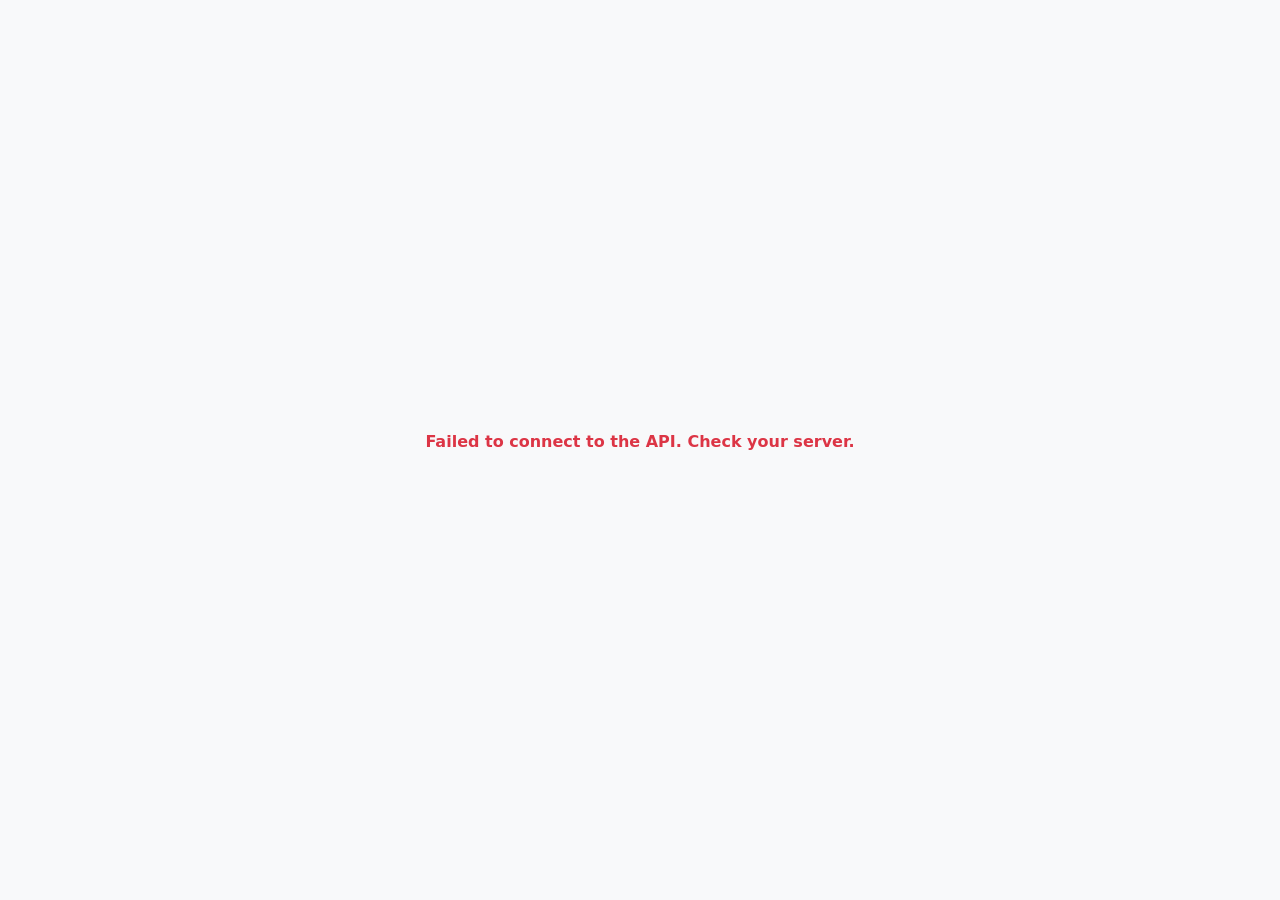
<file: frontend/harry/epic_attendance/faculty.html>
<!doctype html>
<html lang="en">

<head>
  <meta charset="UTF-8" />
  <meta name="viewport" content="width=device-width, initial-scale=1.0" />
  <title>Manage Faculties</title>
  
  <!-- IMMEDIATE AUTHENTICATION CHECK -->
  <script>
    if (!localStorage.getItem("user_token")) {
      window.location.replace("login.html");
    }
  </script>

  <!-- Standard Bootstrap 5 CSS -->
  <link href="../group_message_app/bootstrap/bootstrap.min.css" rel="stylesheet">

  <style>
    body {
      background-color: #f8f9fa;
      font-family: system-ui, -apple-system, "Segoe UI", Roboto, "Helvetica Neue", Arial, sans-serif;
    }

    .sidebar {
      min-height: 100vh;
      background-color: #212529;
    }

    .sidebar a {
      color: #adb5bd;
      text-decoration: none;
      padding: 10px 15px;
      display: block;
      border-radius: 4px;
      margin-bottom: 5px;
    }

    .sidebar a:hover,
    .sidebar a.active {
      background-color: #343a40;
      color: #ffffff;
    }

    .card {
      border: none;
      box-shadow: 0 2px 15px rgba(0, 0, 0, 0.05);
      border-radius: 8px;
    }
  </style>
</head>

<body>
  <div class="d-flex">
    <!-- Sidebar Navigation -->
    <div class="sidebar p-3" style="width: 250px">
      <h5 class="text-white mb-4 fw-bold">Admin Portal</h5>
      <a href="faculty.html" class="active">Faculties</a>
      <a href="department.html">Departments</a>
      <a href="users.html">Users</a>
      <hr class="text-secondary" />
      <a href="#" onclick="logout()" class="text-danger">Logout</a>
    </div>

    <!-- Main Content Area -->
    <div class="flex-grow-1 p-4 p-md-5">
      <div class="row">
        <!-- Add New Faculty Form -->
        <div class="col-md-5 mb-4">
          <div class="card p-4">
            <h5 class="fw-bold mb-4">Add New Faculty</h5>

            <div id="alertBox" class="alert d-none" role="alert"></div>

            <form id="facultyForm">
              <div class="mb-3">
                <label for="facultyname" class="form-label fw-medium">Faculty Name</label>
                <input type="text" class="form-control bg-light" id="facultyname" name="facultyname" required
                  placeholder="e.g. Computing" />
              </div>
              <button type="submit" class="btn btn-primary w-100 py-2 fw-semibold" id="submitBtn">
                <span class="spinner-border spinner-border-sm d-none" id="btnSpinner" role="status"
                  aria-hidden="true"></span>
                <span id="btnText">Add Faculty</span>
              </button>
            </form>
          </div>
        </div>

        <!-- Existing Faculties Table -->
        <div class="col-md-7">
          <div class="card p-4">
            <h5 class="fw-bold mb-4">Existing Faculties</h5>
            <div class="table-responsive">
              <table class="table table-hover align-middle">
                <thead class="table-light">
                  <tr>
                    <th>ID</th>
                    <th>Faculty Name</th>
                    <th class="text-end">Actions</th>
                  </tr>
                </thead>
                <tbody id="facultyTableBody">
                  <tr>
                    <td colspan="3" class="text-center text-muted py-4">
                      Loading data...
                    </td>
                  </tr>
                </tbody>
              </table>
            </div>
          </div>
        </div>
      </div>
    </div>
  </div>

  <!-- Edit Faculty Modal -->
  <div class="modal fade" id="editModal" tabindex="-1">
    <div class="modal-dialog modal-dialog-centered">
      <div class="modal-content border-0 shadow">
        <div class="modal-header border-bottom-0">
          <h5 class="modal-title fw-bold">Edit Faculty</h5>
          <button type="button" class="btn-close" data-bs-dismiss="modal"></button>
        </div>
        <div class="modal-body">
          <form id="editFacultyForm">
            <input type="hidden" id="edit_faculty_id" />
            <div class="mb-4">
              <label for="edit_name" class="form-label fw-medium">Faculty Name</label>
              <input type="text" class="form-control bg-light" id="edit_name" required />
            </div>
            <button type="submit" class="btn btn-primary w-100 py-2 fw-semibold" id="editSubmitBtn">
              <span class="spinner-border spinner-border-sm d-none" id="editBtnSpinner" role="status"
                aria-hidden="true"></span>
              <span id="editBtnText">Save Changes</span>
            </button>
          </form>
        </div>
      </div>
    </div>
  </div>

  <script src="../group_message_app/bootstrap/js/bootstrap.bundle.js"></script>
  <script>
    var baseUrl = "http://localhost:8000/api/";

    // ADDED: Header generation for secure API calls
    function getHeaders(isJson) {
      var headers = {};
      var token = localStorage.getItem("user_token");
      if (token) {
        headers["Authorization"] = "Bearer " + token;
      }
      if (isJson) {
        headers["Content-Type"] = "application/json";
      }
      return headers;
    }

    // UPDATED LOGOUT LOGIC: Safely releases the 1-Device-Per-User lock
    async function logout() {
      var token = localStorage.getItem("user_token");
      if (token) {
        var formData = new FormData();
        formData.append("token", token);
        try {
          await fetch(baseUrl + "LogoutUser.php", {
            method: "POST",
            body: formData
          });
        } catch (e) {
          console.error("Logout API failed, continuing local clear.");
        }
      }
      localStorage.removeItem("user_token");
      window.location.replace("login.html");
    }

    // Fetch Faculties Logic
    async function fetchFaculties() {
      try {
        var response = await fetch(baseUrl + "GetFaculty.php", {
            method: "GET",
            headers: getHeaders(false)
        });

        if (response.status === 401) {
            logout();
            return;
        }

        var result = await response.json();
        var tbody = document.getElementById("facultyTableBody");
        tbody.innerHTML = "";

        if (result.status === "success" && result.data) {
          for (var i = 0; i < result.data.length; i++) {
            var faculty = result.data[i];
            var tr = document.createElement("tr");

            tr.innerHTML =
              "<td>#" + faculty.faculty_id + "</td>" +
              "<td class='fw-medium'>" + faculty.name + "</td>" +
              "<td class='text-end'>" +
              "<button class='btn btn-sm btn-outline-secondary' " +
              "onclick='openEditModal(" + faculty.faculty_id + ', "' + faculty.name + "\")'>Edit</button>" +
              "</td>";

            tbody.appendChild(tr);
          }
        } else {
          tbody.innerHTML =
            '<tr><td colspan="3" class="text-center text-muted py-4">No faculties found.</td></tr>';
        }
      } catch (error) {
        document.getElementById("facultyTableBody").innerHTML =
          '<tr><td colspan="3" class="text-center text-danger py-4">Error loading data.</td></tr>';
      }
    }

    // Add Faculty Logic
    document.getElementById("facultyForm").addEventListener("submit", async function (e) {
        e.preventDefault();

        var form = e.target;
        var formData = new FormData(form);
        var submitBtn = document.getElementById("submitBtn");
        var btnSpinner = document.getElementById("btnSpinner");
        var btnText = document.getElementById("btnText");
        var alertBox = document.getElementById("alertBox");

        submitBtn.disabled = true;
        btnSpinner.className = "spinner-border spinner-border-sm";
        btnText.textContent = "Saving...";
        alertBox.className = "alert d-none";

        try {
          var response = await fetch(baseUrl + "AddFaculty.php", {
            method: "POST",
            headers: getHeaders(false),
            body: formData,
          });

          if (response.status === 401) {
             logout();
             return;
          }

          var result = await response.json();

          submitBtn.disabled = false;
          btnSpinner.className = "spinner-border spinner-border-sm d-none";
          btnText.textContent = "Add Faculty";

          if (result.status === "success" || result.status === 201) {
            alertBox.className = "alert alert-success";
            alertBox.textContent = result.message || "Faculty added successfully";
            form.reset();
            fetchFaculties();
          } else {
            alertBox.className = "alert alert-danger";
            alertBox.textContent = result.message;
          }
        } catch (error) {
          submitBtn.disabled = false;
          btnSpinner.className = "spinner-border spinner-border-sm d-none";
          btnText.textContent = "Add Faculty";
          alertBox.className = "alert alert-danger";
          alertBox.textContent = "Network Error.";
        }
      });

    // Open Edit Modal Logic
    function openEditModal(id, name) {
      document.getElementById("edit_faculty_id").value = id;
      document.getElementById("edit_name").value = name;

      var editModal = new bootstrap.Modal(document.getElementById("editModal"));
      editModal.show();
    }

    // Edit Faculty Submit Logic
    document.getElementById("editFacultyForm").addEventListener("submit", async function (e) {
        e.preventDefault();

        var id = document.getElementById("edit_faculty_id").value;
        var name = document.getElementById("edit_name").value;
        var submitBtn = document.getElementById("editSubmitBtn");
        var btnSpinner = document.getElementById("editBtnSpinner");
        var btnText = document.getElementById("editBtnText");

        submitBtn.disabled = true;
        btnSpinner.className = "spinner-border spinner-border-sm";
        btnText.textContent = "Saving...";

        await editFaculty(id, name);

        submitBtn.disabled = false;
        btnSpinner.className = "spinner-border spinner-border-sm d-none";
        btnText.textContent = "Save Changes";

        var modalElement = document.getElementById("editModal");
        var editModal = bootstrap.Modal.getInstance(modalElement);
        editModal.hide();
      });

    // Edit Faculty API Call
    async function editFaculty(facultyId, newName) {
      var payload = {
        faculty_id: parseInt(facultyId),
        name: newName,
      };

      try {
        var response = await fetch(baseUrl + "EditFaculty.php", {
          method: "PUT",
          headers: getHeaders(true),
          body: JSON.stringify(payload),
        });

        if (response.status === 401) {
             logout();
             return;
        }

        var result = await response.json();

        if (result.status === "success") {
          fetchFaculties();
        } else {
          alert(result.message);
        }
      } catch (error) {
        alert("Network error occurred while saving.");
      }
    }

    window.onload = function () {
      fetchFaculties();
    };
  </script>
</body>
</html>
</file>
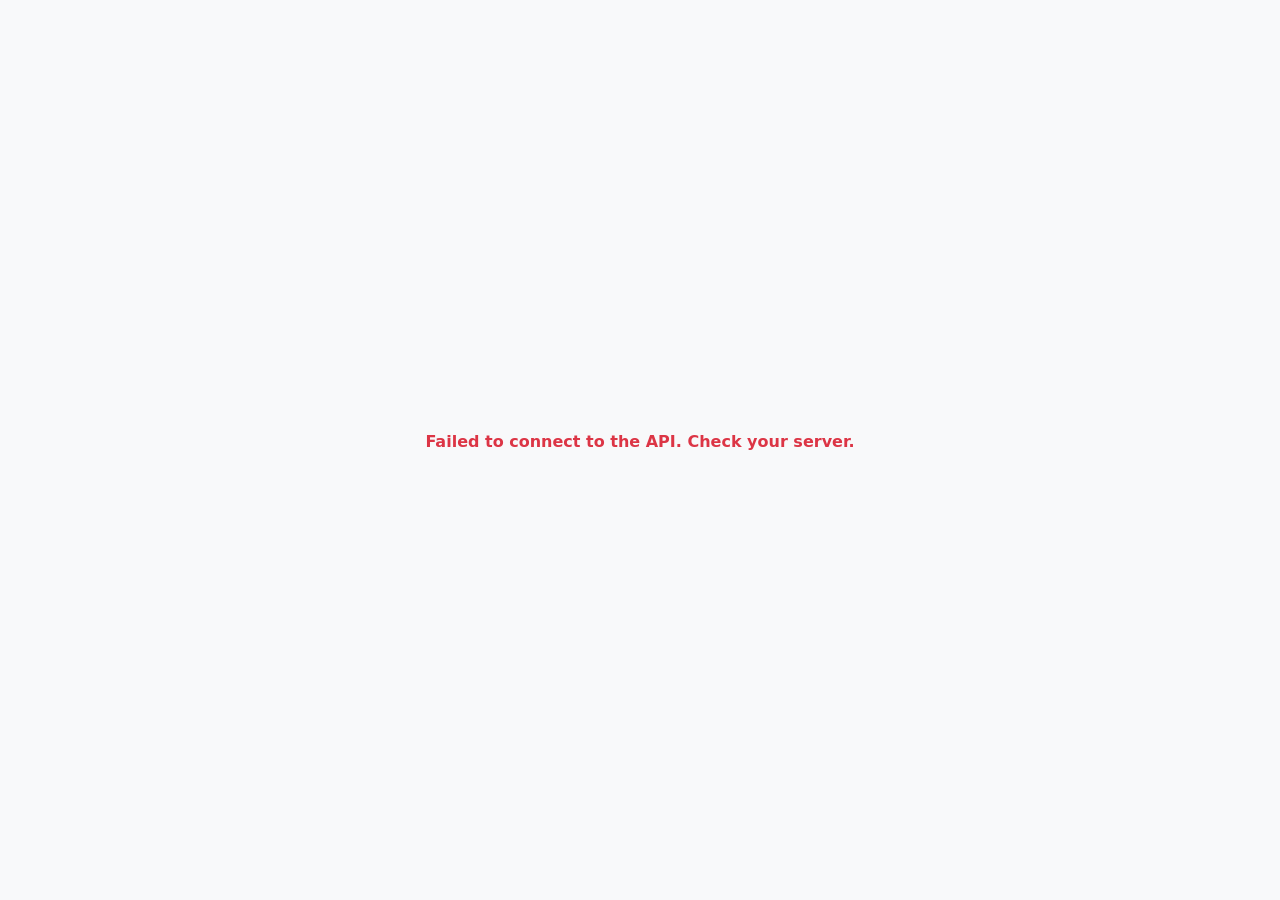
<file: frontend/harry/epic_attendance/login.html>
<!DOCTYPE html>
<html lang="en">
<head>
    <meta charset="UTF-8">
    <meta name="viewport" content="width=device-width, initial-scale=1.0">
    <title>System Login - Device Authenticated</title>
    <!-- Standard Bootstrap 5 CSS -->
    <link href="../group_message_app/bootstrap/bootstrap.min.css" rel="stylesheet">
    <style>
        body {
            background-color: #f8f9fa;
            font-family: system-ui, -apple-system, "Segoe UI", Roboto, "Helvetica Neue", Arial, sans-serif;
            display: flex;
            align-items: center;
            justify-content: center;
            min-height: 100vh;
            margin: 0;
        }
        .card {
            border: none;
            box-shadow: 0 4px 20px rgba(0,0,0,0.08);
            border-radius: 10px;
            width: 100%;
            max-width: 400px;
        }
        .card-header-custom {
            background-color: #212529;
            color: #ffffff;
            border-radius: 10px 10px 0 0 !important;
            padding: 20px;
            text-align: center;
        }
        .form-control {
            background-color: #f8f9fa;
        }
        .form-control:focus {
            box-shadow: none;
            border-color: #6c757d;
        }
        .tracking-widest {
            letter-spacing: 0.5em;
        }
    </style>
</head>
<body>

    <!-- Loading State -->
    <div id="loadingState" class="text-center">
        <div class="spinner-border text-dark mb-3" role="status"></div>
        <p class="fw-medium text-secondary">Checking system status...</p>
    </div>

    <!-- Main Authentication Card -->
    <div class="card d-none" id="authCard">
        <div class="card-header card-header-custom">
            <h4 class="mb-0 fw-bold">Admin Portal</h4>
            <small class="text-secondary" id="formSubtitle">Secure Device Authentication</small>
        </div>
        <div class="card-body p-4">
            
            <div id="alertBox" class="alert d-none" role="alert"></div>

            <!-- ========================================== -->
            <!-- LOGIN PHASE 1: CREDENTIALS & DEVICE LOCK   -->
            <!-- ========================================== -->
            <form id="loginForm">
                <div class="mb-3">
                    <label for="email" class="form-label fw-semibold">Email Address</label>
                    <input type="email" class="form-control" id="email" name="email" required placeholder="admin@example.com">
                </div>
                <div class="mb-3">
                    <div class="d-flex justify-content-between align-items-center">
                        <label for="password" class="form-label fw-semibold mb-0">Password</label>
                        <button type="button" class="btn btn-link p-0 text-decoration-none small" onclick="showForgotPassword1()">Forgot?</button>
                    </div>
                    <input type="password" class="form-control mt-2" id="password" name="password" required placeholder="••••••••">
                </div>
                <button type="submit" class="btn btn-dark w-100 py-2 fw-semibold" id="loginBtn">
                    <span class="spinner-border spinner-border-sm d-none" id="loginSpinner" role="status" aria-hidden="true"></span>
                    <span id="loginBtnText">Sign In</span>
                </button>
            </form>

            <!-- ========================================== -->
            <!-- LOGIN PHASE 2: VERIFY OTP                  -->
            <!-- ========================================== -->
            <form id="otpForm" class="d-none">
                <div class="mb-4 text-center">
                    <label for="otp_code" class="form-label fw-semibold">Login Verification Code</label>
                    <p class="small text-muted mb-3">Please check your email for the 6-character code.</p>
                    <input type="text" class="form-control form-control-lg text-center fw-bold tracking-widest text-uppercase" id="otp_code" name="otp_code" placeholder="------" maxlength="6" autocomplete="off" required>
                </div>
                
                <button type="submit" class="btn btn-primary w-100 py-2 fw-semibold mb-3" id="verifyBtn">
                    <span class="spinner-border spinner-border-sm d-none" id="verifySpinner" role="status" aria-hidden="true"></span>
                    <span id="verifyBtnText">Verify & Login</span>
                </button>

                <div class="d-flex justify-content-between align-items-center">
                    <button type="button" class="btn btn-link text-decoration-none p-0 text-secondary small" onclick="cancelToLogin()">
                        &larr; Cancel
                    </button>
                    <button type="button" class="btn btn-link text-decoration-none p-0 text-primary small fw-semibold" id="resendBtn" onclick="resendCode()">
                        <span class="spinner-border spinner-border-sm d-none" id="resendSpinner" role="status" aria-hidden="true"></span>
                        <span id="resendBtnText">Resend Code</span>
                    </button>
                </div>
            </form>

            <!-- ========================================== -->
            <!-- RESET PHASE 1: REQUEST EMAIL               -->
            <!-- ========================================== -->
            <form id="forgotStep1" class="d-none">
                <div class="mb-4 text-center">
                    <p class="fw-semibold mb-1">Reset Password</p>
                    <small class="text-muted">Enter your email to receive a recovery code.</small>
                </div>
                <div class="mb-4">
                    <input type="email" class="form-control" id="reset_email" required placeholder="Registered Email">
                </div>
                <button type="submit" class="btn btn-dark w-100 py-2 fw-semibold mb-3" id="resetRequestBtn">
                    <span class="spinner-border spinner-border-sm d-none" id="resetRequestSpinner" role="status" aria-hidden="true"></span>
                    <span id="resetRequestText">Send Recovery Code</span>
                </button>
                <div class="text-center">
                    <button type="button" class="btn btn-link text-decoration-none p-0 text-secondary small" onclick="showLogin()">
                        &larr; Back to Login
                    </button>
                </div>
            </form>

            <!-- ========================================== -->
            <!-- RESET PHASE 2: NEW PASSWORD & OTP          -->
            <!-- ========================================== -->
            <form id="forgotStep2" class="d-none">
                <div class="mb-3 text-center">
                    <p class="fw-semibold mb-1">Set New Password</p>
                    <small class="text-muted">Enter the recovery code and your new password.</small>
                </div>
                <div class="mb-3">
                    <input type="text" class="form-control text-center fw-bold tracking-widest text-uppercase" id="reset_otp" placeholder="CODE" maxlength="6" autocomplete="off" required>
                </div>
                <div class="mb-4">
                    <input type="password" class="form-control" id="new_password" placeholder="New Password" required minlength="6">
                </div>
                <button type="submit" class="btn btn-success w-100 py-2 fw-semibold mb-3" id="resetCompleteBtn">
                    <span class="spinner-border spinner-border-sm d-none" id="resetCompleteSpinner" role="status" aria-hidden="true"></span>
                    <span id="resetCompleteText">Update Password</span>
                </button>
                <div class="text-center">
                    <button type="button" class="btn btn-link text-decoration-none p-0 text-secondary small" onclick="showLogin()">
                        &larr; Cancel
                    </button>
                </div>
            </form>

        </div>
    </div>

    <script src="https://cdn.jsdelivr.net/npm/bootstrap@5.3.0/dist/js/bootstrap.bundle.min.js"></script>
    <script>
        var baseUrl = "http://localhost:8000/api/";
        var userEmail = ""; 
        var deviceId = "";
        var resendTimerInterval = null; // Global variable to hold the timer

        // UI View Controllers
        var loginForm = document.getElementById("loginForm");
        var otpForm = document.getElementById("otpForm");
        var forgotStep1 = document.getElementById("forgotStep1");
        var forgotStep2 = document.getElementById("forgotStep2");
        var alertBox = document.getElementById("alertBox");
        var formSubtitle = document.getElementById("formSubtitle");

        function showAlert(message, type) {
            alertBox.className = "alert alert-" + type;
            alertBox.textContent = message;
        }

        function hideAllForms() {
            loginForm.className = "d-none";
            otpForm.className = "d-none";
            forgotStep1.className = "d-none";
            forgotStep2.className = "d-none";
            alertBox.className = "alert d-none";
        }

        function showLogin() {
            hideAllForms();
            loginForm.className = "";
            formSubtitle.textContent = "Secure Device Authentication";
        }

        function showForgotPassword1() {
            hideAllForms();
            forgotStep1.className = "";
            formSubtitle.textContent = "Account Recovery";
        }

        function cancelToLogin() {
            // Clear the timer if the user cancels the OTP process
            if (resendTimerInterval) {
                clearInterval(resendTimerInterval);
            }
            showLogin();
        }

        // ==========================================
        // TIMER LOGIC FOR RESEND BUTTON
        // ==========================================
        function startResendCooldown(durationInSeconds) {
            var resendBtn = document.getElementById("resendBtn");
            var resendBtnText = document.getElementById("resendBtnText");
            
            // Clear any active timer before starting a new one
            if (resendTimerInterval) {
                clearInterval(resendTimerInterval);
            }
            
            // Disable button and update visual styles
            resendBtn.disabled = true;
            resendBtn.className = "btn btn-link text-decoration-none p-0 small fw-semibold text-muted";
            
            var timeRemaining = durationInSeconds;
            resendBtnText.textContent = "Resend Code (" + timeRemaining + "s)";

            resendTimerInterval = setInterval(function() {
                timeRemaining--;
                
                if (timeRemaining > 0) {
                    resendBtnText.textContent = "Resend Code (" + timeRemaining + "s)";
                } else {
                    // Timer finished: Re-enable the button
                    clearInterval(resendTimerInterval);
                    resendBtn.disabled = false;
                    resendBtn.className = "btn btn-link text-decoration-none p-0 small fw-semibold text-primary";
                    resendBtnText.textContent = "Resend Code";
                }
            }, 1000);
        }

        // DEVICE ID GENERATION
        function getDeviceFingerprint() {
            var storedId = localStorage.getItem("device_id");
            if (!storedId) {
                storedId = "DEV_" + Math.random().toString(36).substring(2, 10);
                localStorage.setItem("device_id", storedId);
            }
            return storedId;
        }

        // INITIALIZATION
        window.onload = async function() {
            deviceId = getDeviceFingerprint();

            try {
                var response = await fetch(baseUrl + "GetUser.php");
                var result = await response.json();

                var loadingState = document.getElementById("loadingState");
                var authCard = document.getElementById("authCard");

                if (!result.data || result.data.length === 0) {
                    window.location.href = "seed.html";
                } else {
                    loadingState.className = "d-none";
                    authCard.className = "card shadow";
                }
            } catch (error) {
                document.getElementById("loadingState").innerHTML = "<p class='text-danger fw-bold'>Failed to connect to the API. Check your server.</p>";
            }
        };

        // ==========================================
        // LOGIN PHASE 1 (Includes Device ID Lock Check)
        // ==========================================
        document.getElementById("loginForm").addEventListener("submit", async function(e) {
            e.preventDefault();
            
            var btn = document.getElementById("loginBtn");
            var spinner = document.getElementById("loginSpinner");
            var text = document.getElementById("loginBtnText");

            btn.disabled = true;
            spinner.className = "spinner-border spinner-border-sm";
            text.textContent = "Authenticating...";
            alertBox.className = "alert d-none";

            var formData = new FormData();
            formData.append("email", document.getElementById("email").value.trim());
            formData.append("password", document.getElementById("password").value);
            formData.append("device_id", deviceId);

            try {
                var response = await fetch(baseUrl + "LoginUser.php", {
                    method: "POST",
                    body: formData
                });
                var result = await response.json();

                btn.disabled = false;
                spinner.className = "spinner-border spinner-border-sm d-none";
                text.textContent = "Sign In";

                if (result.status === "otp_sent") {
                    userEmail = result.email || document.getElementById("email").value.trim();
                    hideAllForms();
                    otpForm.className = "";
                    formSubtitle.textContent = "Two-Factor Verification";
                    showAlert(result.message, "success");
                    document.getElementById("otp_code").focus();
                    
                    // Trigger the 120-second (2 minutes) lock on the resend button immediately
                    startResendCooldown(120);
                } else {
                    showAlert(result.message || "Authentication failed.", "danger");
                }
            } catch (error) {
                btn.disabled = false;
                spinner.className = "spinner-border spinner-border-sm d-none";
                text.textContent = "Sign In";
                showAlert("Network error while connecting to server.", "danger");
            }
        });

        // ==========================================
        // LOGIN PHASE 2 (Verify OTP & Register Device)
        // ==========================================
        document.getElementById("otpForm").addEventListener("submit", async function(e) {
            e.preventDefault();
            
            var btn = document.getElementById("verifyBtn");
            var spinner = document.getElementById("verifySpinner");
            var text = document.getElementById("verifyBtnText");

            btn.disabled = true;
            spinner.className = "spinner-border spinner-border-sm";
            text.textContent = "Verifying...";
            alertBox.className = "alert d-none";

            var formData = new FormData();
            formData.append("email", userEmail);
            formData.append("otp_code", document.getElementById("otp_code").value.trim());
            formData.append("device_id", deviceId);

            try {
                var response = await fetch(baseUrl + "VerifyOTP.php", {
                    method: "POST",
                    body: formData
                });
                var result = await response.json();

                btn.disabled = false;
                spinner.className = "spinner-border spinner-border-sm d-none";
                text.textContent = "Verify & Login";

                if (result.status === "success") {
                    if (resendTimerInterval) clearInterval(resendTimerInterval);
                    localStorage.setItem("user_token", result.token); 
                    window.location.href = "users.html"; 
                } else {
                    showAlert(result.message || "Invalid authentication code.", "danger");
                    document.getElementById("otp_code").value = "";
                }
            } catch (error) {
                btn.disabled = false;
                spinner.className = "spinner-border spinner-border-sm d-none";
                text.textContent = "Verify & Login";
                showAlert("Network error during verification.", "danger");
            }
        });

        // ==========================================
        // LOGIN AUX: RESEND OTP
        // ==========================================
        async function resendCode() {
            var btn = document.getElementById("resendBtn");
            var spinner = document.getElementById("resendSpinner");
            var text = document.getElementById("resendBtnText");

            // Double check to ensure it cannot be clicked while disabled
            if(btn.disabled) return;

            btn.disabled = true;
            spinner.className = "spinner-border spinner-border-sm";
            text.textContent = "Sending...";
            alertBox.className = "alert d-none";

            var formData = new FormData();
            formData.append("email", userEmail);

            try {
                var response = await fetch(baseUrl + "ResendOTP.php", {
                    method: "POST",
                    body: formData
                });
                var result = await response.json();

                spinner.className = "spinner-border spinner-border-sm d-none";

                if (result.status === "success") {
                    showAlert(result.message, "info");
                    document.getElementById("otp_code").value = ""; 
                    document.getElementById("otp_code").focus();
                    
                    // Restart the 120-second lock after successfully sending a new code
                    startResendCooldown(120);
                } else {
                    btn.disabled = false;
                    text.textContent = "Resend Code";
                    showAlert(result.message || "Failed to resend code.", "danger");
                }
            } catch (error) {
                btn.disabled = false;
                spinner.className = "spinner-border spinner-border-sm d-none";
                text.textContent = "Resend Code";
                showAlert("Network error while resending.", "danger");
            }
        }

        // ==========================================
        // RESET PHASE 1: REQUEST
        // ==========================================
        document.getElementById("forgotStep1").addEventListener("submit", async function(e) {
            e.preventDefault();
            
            var btn = document.getElementById("resetRequestBtn");
            var spinner = document.getElementById("resetRequestSpinner");
            var text = document.getElementById("resetRequestText");

            btn.disabled = true;
            spinner.className = "spinner-border spinner-border-sm";
            text.textContent = "Sending...";
            alertBox.className = "alert d-none";

            var formData = new FormData();
            formData.append("email", document.getElementById("reset_email").value.trim());

            try {
                var response = await fetch(baseUrl + "RequestPasswordReset.php", {
                    method: "POST",
                    body: formData
                });
                var result = await response.json();

                btn.disabled = false;
                spinner.className = "spinner-border spinner-border-sm d-none";
                text.textContent = "Send Recovery Code";

                if (result.status === "otp_sent") {
                    userEmail = result.email || document.getElementById("reset_email").value.trim();
                    hideAllForms();
                    forgotStep2.className = "";
                    showAlert(result.message, "info");
                    document.getElementById("reset_otp").focus();
                } else {
                    showAlert(result.message || "Unable to send reset code.", "danger");
                }
            } catch (error) {
                btn.disabled = false;
                spinner.className = "spinner-border spinner-border-sm d-none";
                text.textContent = "Send Recovery Code";
                showAlert("Network error while requesting reset.", "danger");
            }
        });

        // ==========================================
        // RESET PHASE 2: COMPLETE
        // ==========================================
        document.getElementById("forgotStep2").addEventListener("submit", async function(e) {
            e.preventDefault();
            
            var btn = document.getElementById("resetCompleteBtn");
            var spinner = document.getElementById("resetCompleteSpinner");
            var text = document.getElementById("resetCompleteText");

            btn.disabled = true;
            spinner.className = "spinner-border spinner-border-sm";
            text.textContent = "Updating...";
            alertBox.className = "alert d-none";

            var formData = new FormData();
            formData.append("email", userEmail);
            formData.append("otp_code", document.getElementById("reset_otp").value.trim());
            formData.append("new_password", document.getElementById("new_password").value);

            try {
                var response = await fetch(baseUrl + "CompletePasswordReset.php", {
                    method: "POST",
                    body: formData
                });
                var result = await response.json();

                btn.disabled = false;
                spinner.className = "spinner-border spinner-border-sm d-none";
                text.textContent = "Update Password";

                if (result.status === "success") {
                    showLogin();
                    document.getElementById("password").value = "";
                    showAlert(result.message, "success");
                } else {
                    showAlert(result.message || "Failed to update password.", "danger");
                }
            } catch (error) {
                btn.disabled = false;
                spinner.className = "spinner-border spinner-border-sm d-none";
                text.textContent = "Update Password";
                showAlert("Network error during password reset.", "danger");
            }
        });

    </script>
</body>
</html>
</file>
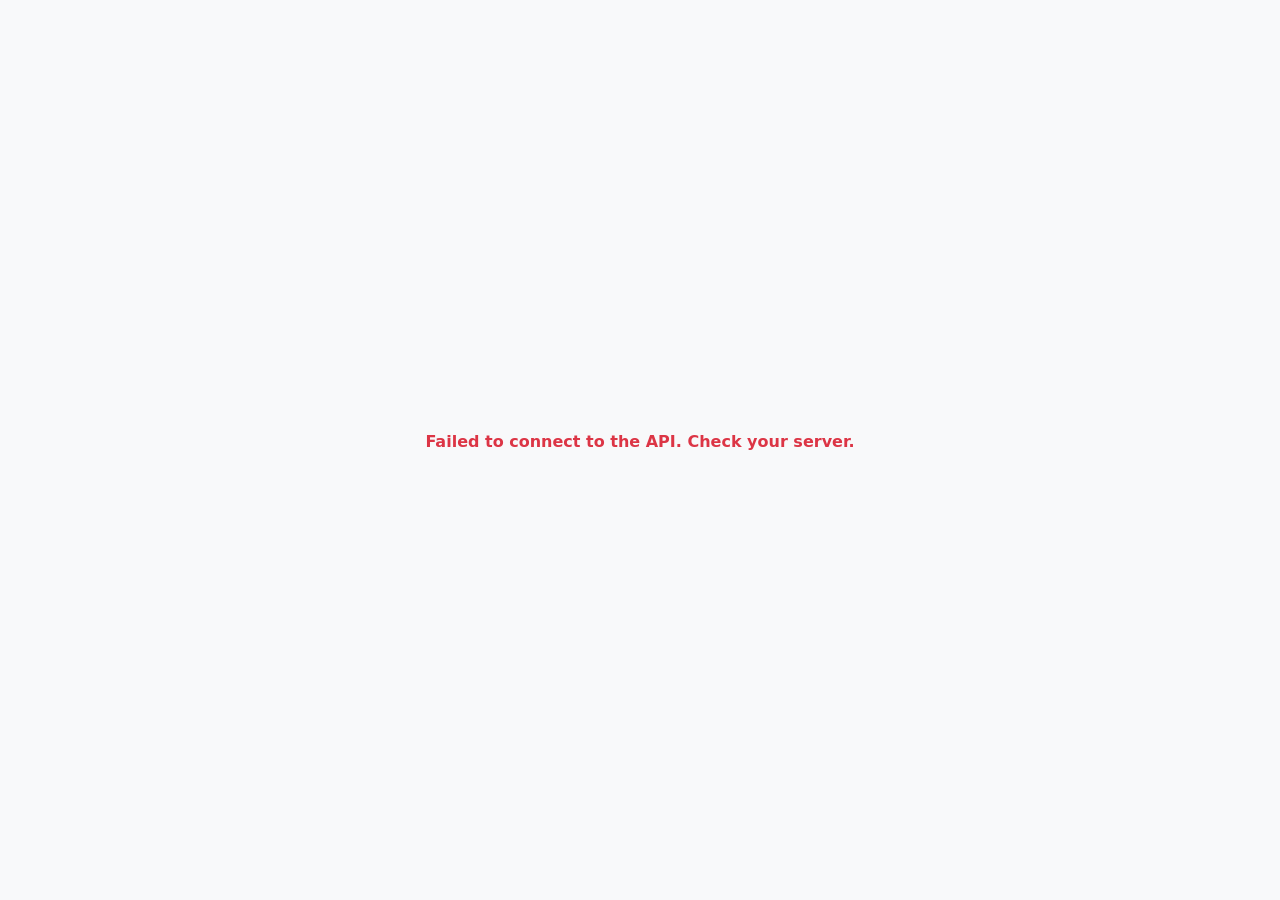
<file: frontend/harry/epic_attendance/users.html>
<!doctype html>
<html lang="en">
  <head>
    <meta charset="UTF-8" />
    <meta name="viewport" content="width=device-width, initial-scale=1.0" />
    <title>Manage Users</title>

    <!-- IMMEDIATE AUTHENTICATION CHECK -->
    <script>
      // If the user_token is missing, bounce them to login immediately
      // Using .replace() prevents them from using the back button to return here
      if (!localStorage.getItem("user_token")) {
        window.location.replace("login.html");
      }
    </script>

    <!-- Standard Bootstrap 5 CSS -->
    <link
      href="../group_message_app/bootstrap/bootstrap.min.css"
      rel="stylesheet"
    />
    <style>
      body {
        background-color: #f8f9fa;
        font-family:
          system-ui,
          -apple-system,
          "Segoe UI",
          Roboto,
          "Helvetica Neue",
          Arial,
          sans-serif;
      }

      .sidebar {
        min-height: 100vh;
        background-color: #212529;
      }

      .sidebar a {
        color: #adb5bd;
        text-decoration: none;
        padding: 10px 15px;
        display: block;
        border-radius: 4px;
        margin-bottom: 5px;
      }

      .sidebar a:hover,
      .sidebar a.active {
        background-color: #343a40;
        color: #ffffff;
      }

      .card {
        border: none;
        box-shadow: 0 2px 15px rgba(0, 0, 0, 0.05);
        border-radius: 8px;
      }
    </style>
  </head>

  <body>
    <div class="d-flex">
      <!-- Sidebar Navigation -->
      <div class="sidebar p-3" style="width: 250px">
        <h5 class="text-white mb-4 fw-bold">Admin Portal</h5>
        <a href="faculty.html">Faculties</a>
        <a href="department.html">Departments</a>
        <a href="users.html" class="active">Users</a>
        <hr class="text-secondary" />
        <a href="#" onclick="logout()" class="text-danger">Logout</a>
      </div>

      <!-- Main Content Area -->
      <div class="flex-grow-1 p-4 p-md-5">
        <div class="d-flex justify-content-between align-items-center mb-4">
          <h3 class="fw-bold text-dark m-0">System Users</h3>
          <button class="btn btn-primary shadow-sm" onclick="openModal()">
            + Add User
          </button>
        </div>

        <div id="alertBox"></div>

        <!-- Data Table -->
        <div class="card p-4">
          <div class="table-responsive">
            <table class="table table-hover align-middle">
              <thead class="table-light">
                <tr>
                  <th>ID</th>
                  <th>Name</th>
                  <th>Email</th>
                  <th>Role</th>
                  <th>Status</th>
                </tr>
              </thead>
              <tbody id="tableBody">
                <tr>
                  <td colspan="5" class="text-center text-muted py-4">
                    Loading data...
                  </td>
                </tr>
              </tbody>
            </table>
          </div>
        </div>
      </div>
    </div>

    <!-- Add User Modal -->
    <div class="modal fade" id="dataModal" tabindex="-1">
      <div class="modal-dialog modal-dialog-centered modal-lg">
        <div class="modal-content border-0 shadow">
          <div class="modal-header border-bottom-0">
            <h5 class="modal-title fw-bold">Add System User</h5>
            <button
              type="button"
              class="btn-close"
              data-bs-dismiss="modal"
            ></button>
          </div>
          <div class="modal-body">
            <form id="dataForm">
              <div class="row">
                <div class="col-md-4 mb-3">
                  <label class="form-label fw-semibold">First Name</label>
                  <input
                    type="text"
                    id="first_name"
                    class="form-control bg-light"
                    required
                  />
                </div>
                <div class="col-md-4 mb-3">
                  <label class="form-label fw-semibold">Last Name</label>
                  <input
                    type="text"
                    id="last_name"
                    class="form-control bg-light"
                    required
                  />
                </div>
                <div class="col-md-4 mb-3">
                  <label class="form-label fw-semibold">Middle Name</label>
                  <input
                    type="text"
                    id="middle_name"
                    class="form-control bg-light"
                    placeholder="(Optional)"
                  />
                </div>
              </div>

              <div class="row">
                <div class="col-md-6 mb-3">
                  <label class="form-label fw-semibold">Email Address</label>
                  <input
                    type="email"
                    id="email"
                    class="form-control bg-light"
                    required
                  />
                </div>
                <div class="col-md-6 mb-3">
                  <label class="form-label fw-semibold">Password</label>
                  <input
                    type="password"
                    id="password"
                    class="form-control bg-light"
                    required
                    minlength="6"
                  />
                </div>
              </div>

              <div class="row mb-4">
                <div class="col-md-6 mb-3">
                  <label class="form-label fw-semibold">Role</label>
                  <select id="role" class="form-select bg-light" required>
                    <option value="Admin">Admin</option>
                    <option value="Moderator">Moderator</option>
                  </select>
                </div>
                <div class="col-md-6 mb-3">
                  <label class="form-label fw-semibold">Account Status</label>
                  <select id="active" class="form-select bg-light" required>
                    <option value="true">Active</option>
                    <option value="false">Inactive</option>
                  </select>
                </div>
              </div>

              <button
                type="submit"
                class="btn btn-primary w-100 py-2 fw-semibold"
              >
                Register User
              </button>
            </form>
          </div>
        </div>
      </div>
    </div>

    <script src="../group_message_app/bootstrap/js/bootstrap.bundle.js"></script>
    <script>
      var baseUrl = "http://localhost:8000/api/";
      var bootstrapModal = new bootstrap.Modal(
        document.getElementById("dataModal"),
      );

      function getHeaders(isJson) {
        var headers = {};
        // Synchronized to use 'user_token' matching the login page
        var token = localStorage.getItem("user_token");
        if (token) {
          headers["Authorization"] = "Bearer " + token;
        }
        if (isJson) {
          headers["Content-Type"] = "application/json";
        }
        return headers;
      }

      function showAlert(message, type) {
        var alertBox = document.getElementById("alertBox");
        alertBox.innerHTML =
          '<div class="alert alert-' +
          type +
          ' alert-dismissible shadow-sm">' +
          message +
          '<button type="button" class="btn-close" data-bs-dismiss="alert"></button></div>';
      }

      // UPDATED LOGOUT LOGIC: Safely releases the 1-Device-Per-User lock
      async function logout() {
        var token = localStorage.getItem("user_token");
        if (token) {
          var formData = new FormData();
          formData.append("token", token);
          try {
            // Notify the backend to destroy the session and release the device
            await fetch(baseUrl + "LogoutUser.php", {
              method: "POST",
              body: formData,
            });
          } catch (e) {
            console.error("Logout API failed, continuing local clear.");
          }
        }
        localStorage.removeItem("user_token");
        window.location.replace("login.html");
      }

      async function loadUsers() {
        try {
          var response = await fetch(baseUrl + "GetUser.php", {
            method: "GET",
            headers: getHeaders(false),
          });

          // Check for Unauthorized status to catch expired/invalid tokens mid-session
          if (response.status === 401) {
            logout();
            return;
          }

          var result = await response.json();
          var tbody = document.getElementById("tableBody");
          tbody.innerHTML = "";

          if (
            result.status === "success" &&
            result.data &&
            result.data.length > 0
          ) {
            for (var i = 0; i < result.data.length; i++) {
              var user = result.data[i];
              var tr = document.createElement("tr");

              var statusBadge =
                user.active === "true"
                  ? '<span class="badge bg-success">Active</span>'
                  : '<span class="badge bg-secondary">Inactive</span>';

              tr.innerHTML =
                "<td>#" +
                user.user_id +
                "</td>" +
                '<td class="fw-medium">' +
                user.first_name +
                " " +
                user.last_name +
                "</td>" +
                "<td>" +
                user.email +
                "</td>" +
                "<td>" +
                user.role +
                "</td>" +
                "<td>" +
                statusBadge +
                "</td>";

              tbody.appendChild(tr);
            }
          } else {
            tbody.innerHTML =
              '<tr><td colspan="5" class="text-center text-muted py-4">No users found.</td></tr>';
          }
        } catch (error) {
          console.error("User fetch error:", error);
          document.getElementById("tableBody").innerHTML =
            '<tr><td colspan="5" class="text-center text-danger py-4">Failed to load data.</td></tr>';
        }
      }

      function openModal() {
        document.getElementById("dataForm").reset();
        bootstrapModal.show();
      }

      document
        .getElementById("dataForm")
        .addEventListener("submit", async function (e) {
          e.preventDefault();

          var formData = new FormData();
          formData.append(
            "first_name",
            document.getElementById("first_name").value,
          );
          formData.append(
            "last_name",
            document.getElementById("last_name").value,
          );
          formData.append(
            "middle_name",
            document.getElementById("middle_name").value,
          );
          formData.append("email", document.getElementById("email").value);
          formData.append(
            "password",
            document.getElementById("password").value,
          );
          formData.append("role", document.getElementById("role").value);
          formData.append("active", document.getElementById("active").value);

          try {
            var response = await fetch(baseUrl + "AddUser.php", {
              method: "POST",
              headers: getHeaders(false),
              body: formData,
            });

            // Catch expired tokens during form submission
            if (response.status === 401) {
              logout();
              return;
            }

            var result = await response.json();

            if (result.status === "success") {
              bootstrapModal.hide();
              showAlert(result.message, "success");
              loadUsers();
            } else {
              showAlert(result.message || "Operation failed.", "danger");
            }
          } catch (error) {
            console.error("Submit error:", error);
            showAlert("Network error occurred. Check console.", "danger");
          }
        });

      window.onload = function () {
        loadUsers();
      };
    </script>
  </body>
</html>
</file>
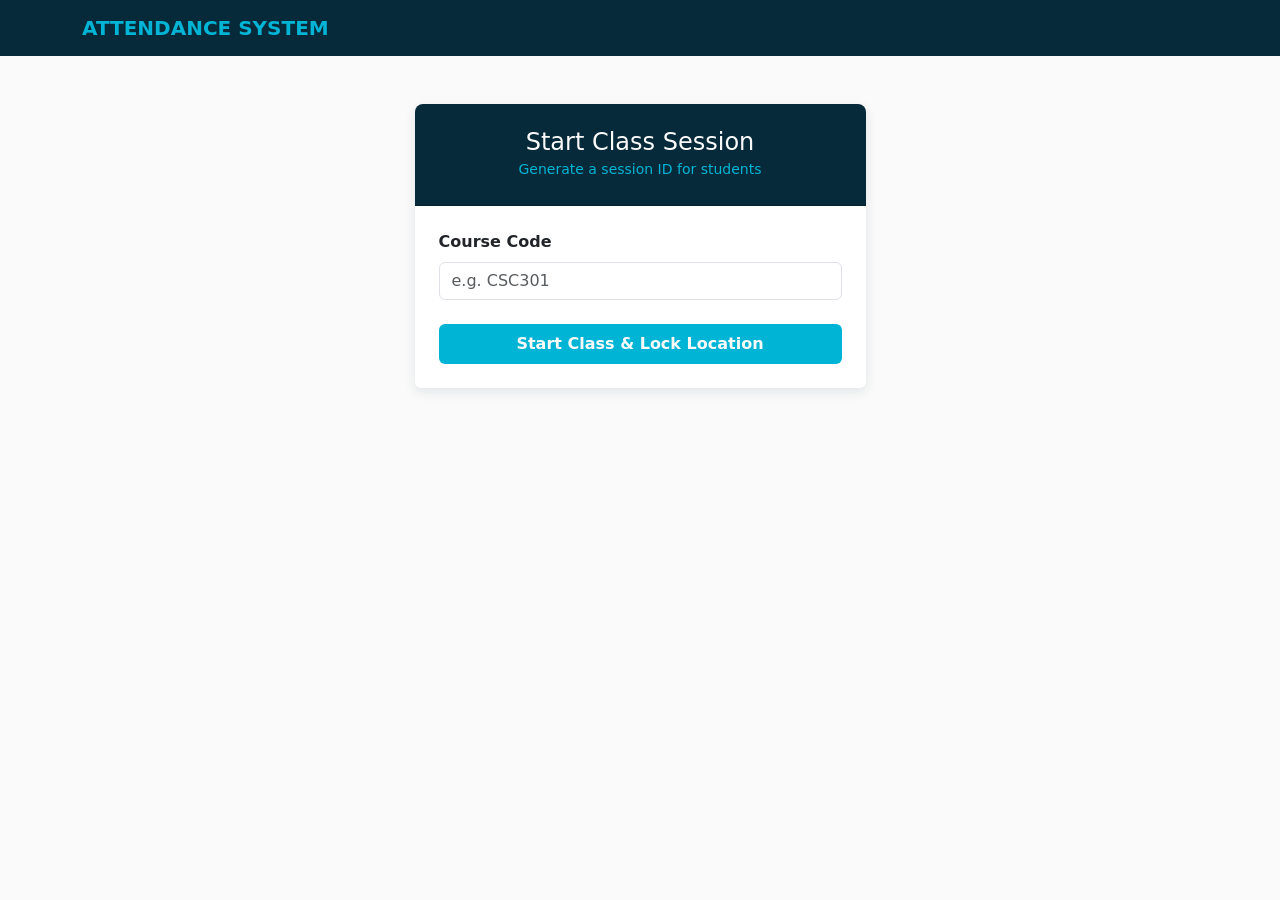
<file: frontend/wisdom/Attendance/admin.html>
<!doctype html>
<html lang="en">
  <head>
    <meta charset="UTF-8" />
    <meta name="viewport" content="width=device-width, initial-scale=1.0" />
    <title>Admin - Start Class</title>
    <link href="https://cdn.jsdelivr.net/npm/bootstrap@5.3.0/dist/css/bootstrap.min.css" rel="stylesheet" />
    <style>
      body { background-color: #fafafa; color: #062a39; }
      .card { border: none; box-shadow: 0 4px 12px rgba(6, 42, 57, 0.1); }
      .card-header-custom { background-color: #062a39; color: #fafafa; border-radius: 8px 8px 0 0 !important; }
      .btn-custom { background-color: #00b4d5; color: #fafafa; border: none; font-weight: 600; }
      .btn-custom:hover { background-color: #062a39; color: #fafafa; }
    </style>
  </head>
  <body>
    <nav class="navbar navbar-expand-lg navbar-dark mb-5" style="background-color: #062a39">
      <div class="container">
        <a class="navbar-brand text-uppercase fw-bold" href="#" style="color: #00b4d5">Attendance System</a>
      </div>
    </nav>

    <div class="container mb-5">
      <div class="row justify-content-center">
        <div class="col-md-6 col-lg-5">
          <div class="card">
            <div class="card-header card-header-custom p-4 text-center">
              <h4 class="mb-0">Start Class Session</h4>
              <small style="color: #00b4d5">Generate a session ID for students</small>
            </div>
            <div class="card-body p-4">
              <div id="alertBox" class="alert d-none" role="alert"></div>

              <form id="adminForm">
                <div class="mb-4">
                  <label for="course_code" class="form-label fw-bold">Course Code</label>
                  <input type="text" class="form-control" id="course_code" name="course_code" placeholder="e.g. CSC301" required />
                </div>
                
                <!-- Hidden inputs for Admin GPS coordinates -->
                <input type="hidden" id="latitude" name="latitude" />
                <input type="hidden" id="longitude" name="longitude" />

                <button type="submit" class="btn btn-custom w-100 py-2" id="submitBtn">
                  <span class="spinner-border spinner-border-sm d-none" id="btnSpinner" role="status" aria-hidden="true"></span>
                  <span id="btnText">Start Class & Lock Location</span>
                </button>
              </form>
            </div>
          </div>
        </div>
      </div>
    </div>

    <script src="https://cdn.jsdelivr.net/npm/bootstrap@5.3.0/dist/js/bootstrap.bundle.min.js"></script>
    <script>
      const baseUrl = "http://localhost:8000/api/";

      document.getElementById("adminForm").addEventListener("submit", function (e) {
        e.preventDefault();

        const submitBtn = document.getElementById("submitBtn");
        const btnSpinner = document.getElementById("btnSpinner");
        const btnText = document.getElementById("btnText");
        const alertBox = document.getElementById("alertBox");

        submitBtn.disabled = true;
        btnSpinner.className = "spinner-border spinner-border-sm";
        btnText.textContent = "Fetching GPS...";
        alertBox.className = "alert alert-info";
        alertBox.textContent = "Acquiring your location coordinates...";

        if (navigator.geolocation) {
          navigator.geolocation.getCurrentPosition(
            async function (position) {
              document.getElementById("latitude").value = position.coords.latitude;
              document.getElementById("longitude").value = position.coords.longitude;

              const form = document.getElementById("adminForm");
              const formData = new FormData(form);
              
              btnText.textContent = "Starting Class...";

              try {
                const response = await fetch(baseUrl + "StartSession.php", {
                  method: "POST",
                  body: formData,
                });

                const result = await response.json();

                submitBtn.disabled = false;
                btnSpinner.className = "spinner-border spinner-border-sm d-none";
                btnText.textContent = "Start Class & Lock Location";

                if (result.status === "success") {
                  alertBox.className = "alert alert-success fs-5 text-center";
                  alertBox.innerHTML = `Class Started!<br><strong>Session ID: ${result.session_id}</strong>`;
                  form.reset();
                } else {
                  alertBox.className = "alert alert-danger";
                  alertBox.textContent = result.message;
                }
              } catch (error) {
                submitBtn.disabled = false;
                btnSpinner.className = "spinner-border spinner-border-sm d-none";
                btnText.textContent = "Start Class & Lock Location";
                alertBox.className = "alert alert-danger";
                alertBox.textContent = "A network error occurred connecting to the backend.";
              }
            },
            function (error) {
              submitBtn.disabled = false;
              btnSpinner.className = "spinner-border spinner-border-sm d-none";
              btnText.textContent = "Start Class & Lock Location";
              alertBox.className = "alert alert-danger";
              alertBox.textContent = "GPS Error: You must allow location services to anchor this classroom.";
            }
          );
        } else {
          submitBtn.disabled = false;
          btnSpinner.className = "spinner-border spinner-border-sm d-none";
          btnText.textContent = "Start Class & Lock Location";
          alertBox.className = "alert alert-danger";
          alertBox.textContent = "Geolocation is not supported by your browser.";
        }
      });
    </script>
  </body>
</html>
</file>
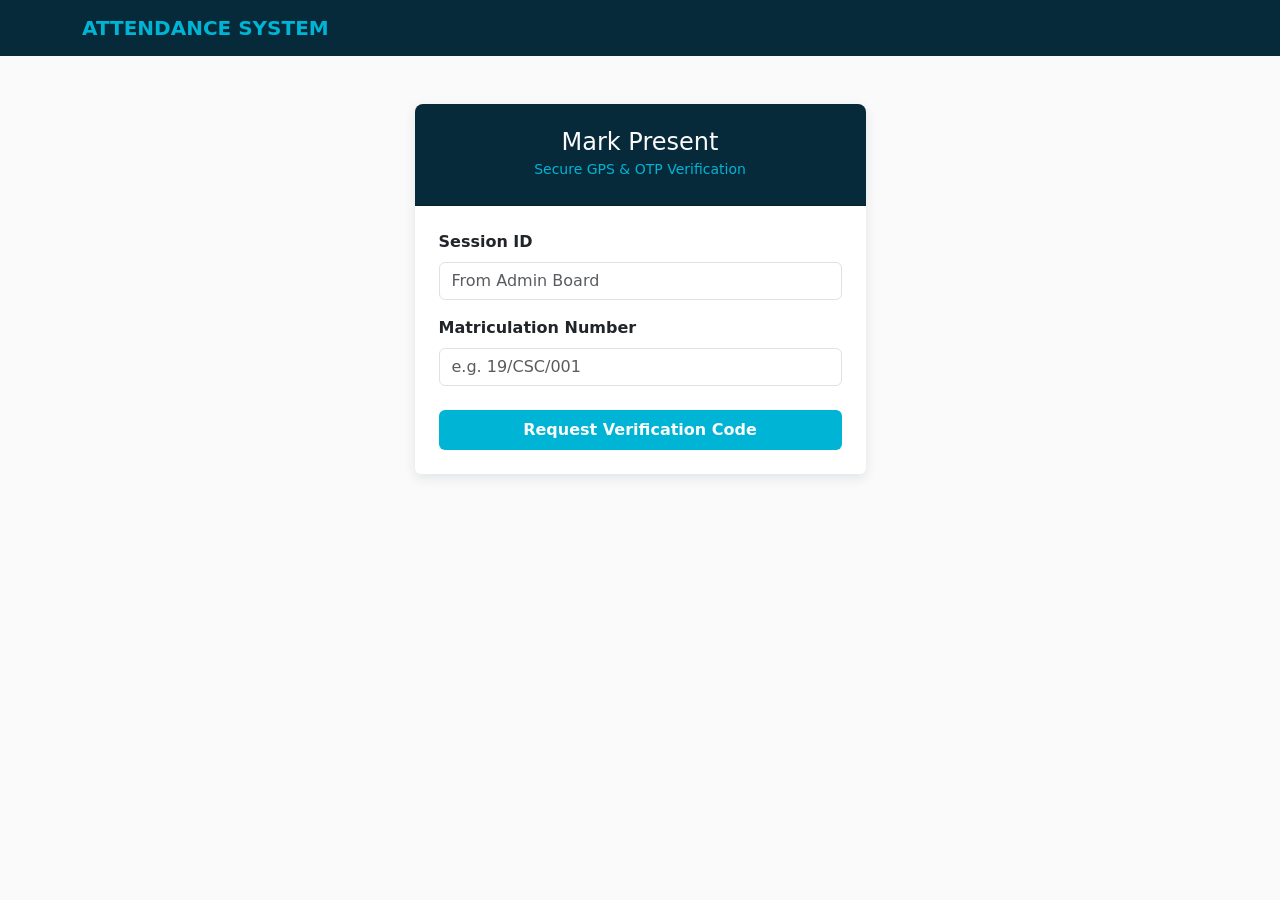
<file: frontend/wisdom/Attendance/attendance.html>
<!doctype html>
<html lang="en">
  <head>
    <meta charset="UTF-8" />
    <meta name="viewport" content="width=device-width, initial-scale=1.0" />
    <title>Mark Attendance</title>
    <link
      href="https://cdn.jsdelivr.net/npm/bootstrap@5.3.0/dist/css/bootstrap.min.css"
      rel="stylesheet"
    />
    <style>
      body {
        background-color: #fafafa;
        color: #062a39;
      }
      .card {
        border: none;
        box-shadow: 0 4px 12px rgba(6, 42, 57, 0.1);
      }
      .card-header-custom {
        background-color: #062a39;
        color: #fafafa;
        border-radius: 8px 8px 0 0 !important;
      }
      .btn-custom {
        background-color: #00b4d5;
        color: #fafafa;
        border: none;
        font-weight: 600;
      }
      .btn-custom:hover {
        background-color: #062a39;
        color: #fafafa;
      }
    </style>
  </head>
  <body>
    <nav
      class="navbar navbar-expand-lg navbar-dark mb-5"
      style="background-color: #062a39"
    >
      <div class="container">
        <a
          class="navbar-brand text-uppercase fw-bold"
          href="#"
          style="color: #00b4d5"
          >Attendance System</a
        >
      </div>
    </nav>

    <div class="container mb-5">
      <div class="row justify-content-center">
        <div class="col-md-6 col-lg-5">
          <div class="card">
            <div class="card-header card-header-custom p-4 text-center">
              <h4 class="mb-0">Mark Present</h4>
              <small style="color: #00b4d5"
                >Secure GPS & OTP Verification</small
              >
            </div>
            <div class="card-body p-4">
              <div id="alertBox" class="alert d-none" role="alert"></div>

              <!-- Step 1: Request OTP -->
              <div id="requestSection">
                <div class="mb-3">
                  <label for="session_id" class="form-label fw-bold"
                    >Session ID</label
                  >
                  <input
                    type="text"
                    class="form-control"
                    id="session_id"
                    placeholder="From Admin Board"
                    required
                  />
                </div>
                <div class="mb-4">
                  <label for="matric_no" class="form-label fw-bold"
                    >Matriculation Number</label
                  >
                  <input
                    type="text"
                    class="form-control"
                    id="matric_no"
                    placeholder="e.g. 19/CSC/001"
                    required
                  />
                </div>
                <button
                  type="button"
                  class="btn btn-custom w-100 py-2"
                  id="requestOtpBtn"
                >
                  <span
                    class="spinner-border spinner-border-sm d-none"
                    id="reqSpinner"
                    role="status"
                    aria-hidden="true"
                  ></span>
                  <span id="reqText">Request Verification Code</span>
                </button>
              </div>

              <!-- Step 2: Verify OTP & GPS (Hidden initially) -->
              <div id="verifySection" class="d-none">
                <div class="mb-4">
                  <label for="otp_code" class="form-label fw-bold"
                    >Enter 6-Digit OTP</label
                  >
                  <input
                    type="text"
                    class="form-control text-center fs-4 letter-spacing-2"
                    id="otp_code"
                    placeholder="------"
                    maxlength="6"
                    required
                  />
                  <div
                    class="form-text mt-2 text-success"
                    id="emailHintText"
                  ></div>
                </div>
                <button
                  type="button"
                  class="btn btn-success w-100 py-2 fw-bold"
                  id="verifyOtpBtn"
                >
                  <span
                    class="spinner-border spinner-border-sm d-none"
                    id="verSpinner"
                    role="status"
                    aria-hidden="true"
                  ></span>
                  <span id="verText">Verify Location & Mark Present</span>
                </button>
              </div>
            </div>
          </div>
        </div>
      </div>
    </div>

    <script src="https://cdn.jsdelivr.net/npm/bootstrap@5.3.0/dist/js/bootstrap.bundle.min.js"></script>
    <script>
      const baseUrl = "http://localhost:8000/api/";
      let lockedSession = "";
      let lockedMatric = "";

      // Step 1: Request OTP
      document
        .getElementById("requestOtpBtn")
        .addEventListener("click", async function () {
          const sessionId = document.getElementById("session_id").value.trim();
          const matricNo = document.getElementById("matric_no").value.trim();
          const alertBox = document.getElementById("alertBox");
          const reqBtn = document.getElementById("requestOtpBtn");
          const reqSpinner = document.getElementById("reqSpinner");
          const reqText = document.getElementById("reqText");

          if (!sessionId || !matricNo) {
            alertBox.className = "alert alert-danger";
            alertBox.textContent =
              "Session ID and Matriculation Number are required.";
            return;
          }

          reqBtn.disabled = true;
          reqSpinner.className = "spinner-border spinner-border-sm";
          reqText.textContent = "Generating Code...";
          alertBox.className = "alert alert-info";
          alertBox.textContent = "Requesting OTP from server...";

          lockedSession = sessionId;
          lockedMatric = matricNo;

          const formData = new FormData();
          formData.append("matric_no", matricNo);

          try {
            const response = await fetch(baseUrl + "SendAttendanceOTP.php", {
              method: "POST",
              body: formData,
            });

            const result = await response.json();

            reqBtn.disabled = false;
            reqSpinner.className = "spinner-border spinner-border-sm d-none";
            reqText.textContent = "Request Verification Code";

            if (result.status === "success") {
              alertBox.className = "alert alert-success";
              alertBox.textContent = result.message;
              document.getElementById("emailHintText").textContent =
                `Code sent to: ${result.email_hint}`;

              // Swap sections using Bootstrap utilities
              document.getElementById("requestSection").classList.add("d-none");
              document
                .getElementById("verifySection")
                .classList.remove("d-none");
            } else {
              alertBox.className = "alert alert-danger";
              alertBox.textContent = result.message;
            }
          } catch (error) {
            reqBtn.disabled = false;
            reqSpinner.className = "spinner-border spinner-border-sm d-none";
            reqText.textContent = "Request Verification Code";
            alertBox.className = "alert alert-danger";
            alertBox.textContent =
              "Network error. Make sure the backend is running.";
          }
        });

      // Step 2: Verify Location and Mark Attendance
      document
        .getElementById("verifyOtpBtn")
        .addEventListener("click", function () {
          const otpCode = document.getElementById("otp_code").value.trim();
          const alertBox = document.getElementById("alertBox");
          const verBtn = document.getElementById("verifyOtpBtn");
          const verSpinner = document.getElementById("verSpinner");
          const verText = document.getElementById("verText");

          if (!otpCode || otpCode.length !== 6) {
            alertBox.className = "alert alert-danger";
            alertBox.textContent = "Please enter the valid 6-digit OTP code.";
            return;
          }

          verBtn.disabled = true;
          verSpinner.className = "spinner-border spinner-border-sm";
          verText.textContent = "Checking GPS...";
          alertBox.className = "alert alert-info";
          alertBox.textContent =
            "Verifying physical location and device integrity...";

          if (navigator.geolocation) {
            navigator.geolocation.getCurrentPosition(
              async function (position) {
                const deviceId = localStorage.getItem("device_id");

                const formData = new FormData();
                formData.append("session_id", lockedSession);
                formData.append("matric_no", lockedMatric);
                formData.append("otp_code", otpCode);
                formData.append("device_id", deviceId);
                formData.append("student_lat", position.coords.latitude);
                formData.append("student_long", position.coords.longitude);

                verText.textContent = "Marking Attendance...";

                try {
                  const response = await fetch(baseUrl + "MarkAttendance.php", {
                    method: "POST",
                    body: formData,
                  });

                  const result = await response.json();

                  verBtn.disabled = false;
                  verSpinner.className =
                    "spinner-border spinner-border-sm d-none";
                  verText.textContent = "Verify Location & Mark Present";

                  if (result.status === "success") {
                    alertBox.className =
                      "alert alert-success fw-bold text-center fs-5";
                    alertBox.textContent = result.message;
                    // Lock down UI after success
                    document
                      .getElementById("verifySection")
                      .classList.add("d-none");
                  } else {
                    alertBox.className = "alert alert-danger";
                    alertBox.textContent = result.message;
                  }
                } catch (error) {
                  verBtn.disabled = false;
                  verSpinner.className =
                    "spinner-border spinner-border-sm d-none";
                  verText.textContent = "Verify Location & Mark Present";
                  alertBox.className = "alert alert-danger";
                  alertBox.textContent =
                    "Network error processing your attendance.";
                }
              },
              function (error) {
                verBtn.disabled = false;
                verSpinner.className =
                  "spinner-border spinner-border-sm d-none";
                verText.textContent = "Verify Location & Mark Present";
                alertBox.className = "alert alert-danger";
                alertBox.textContent =
                  "Location access denied. You must enable GPS to mark attendance.";
              },
            );
          } else {
            verBtn.disabled = false;
            verSpinner.className = "spinner-border spinner-border-sm d-none";
            verText.textContent = "Verify Location & Mark Present";
            alertBox.className = "alert alert-danger";
            alertBox.textContent =
              "Geolocation is not supported by your browser.";
          }
        });
    </script>
  </body>
</html>
</file>
